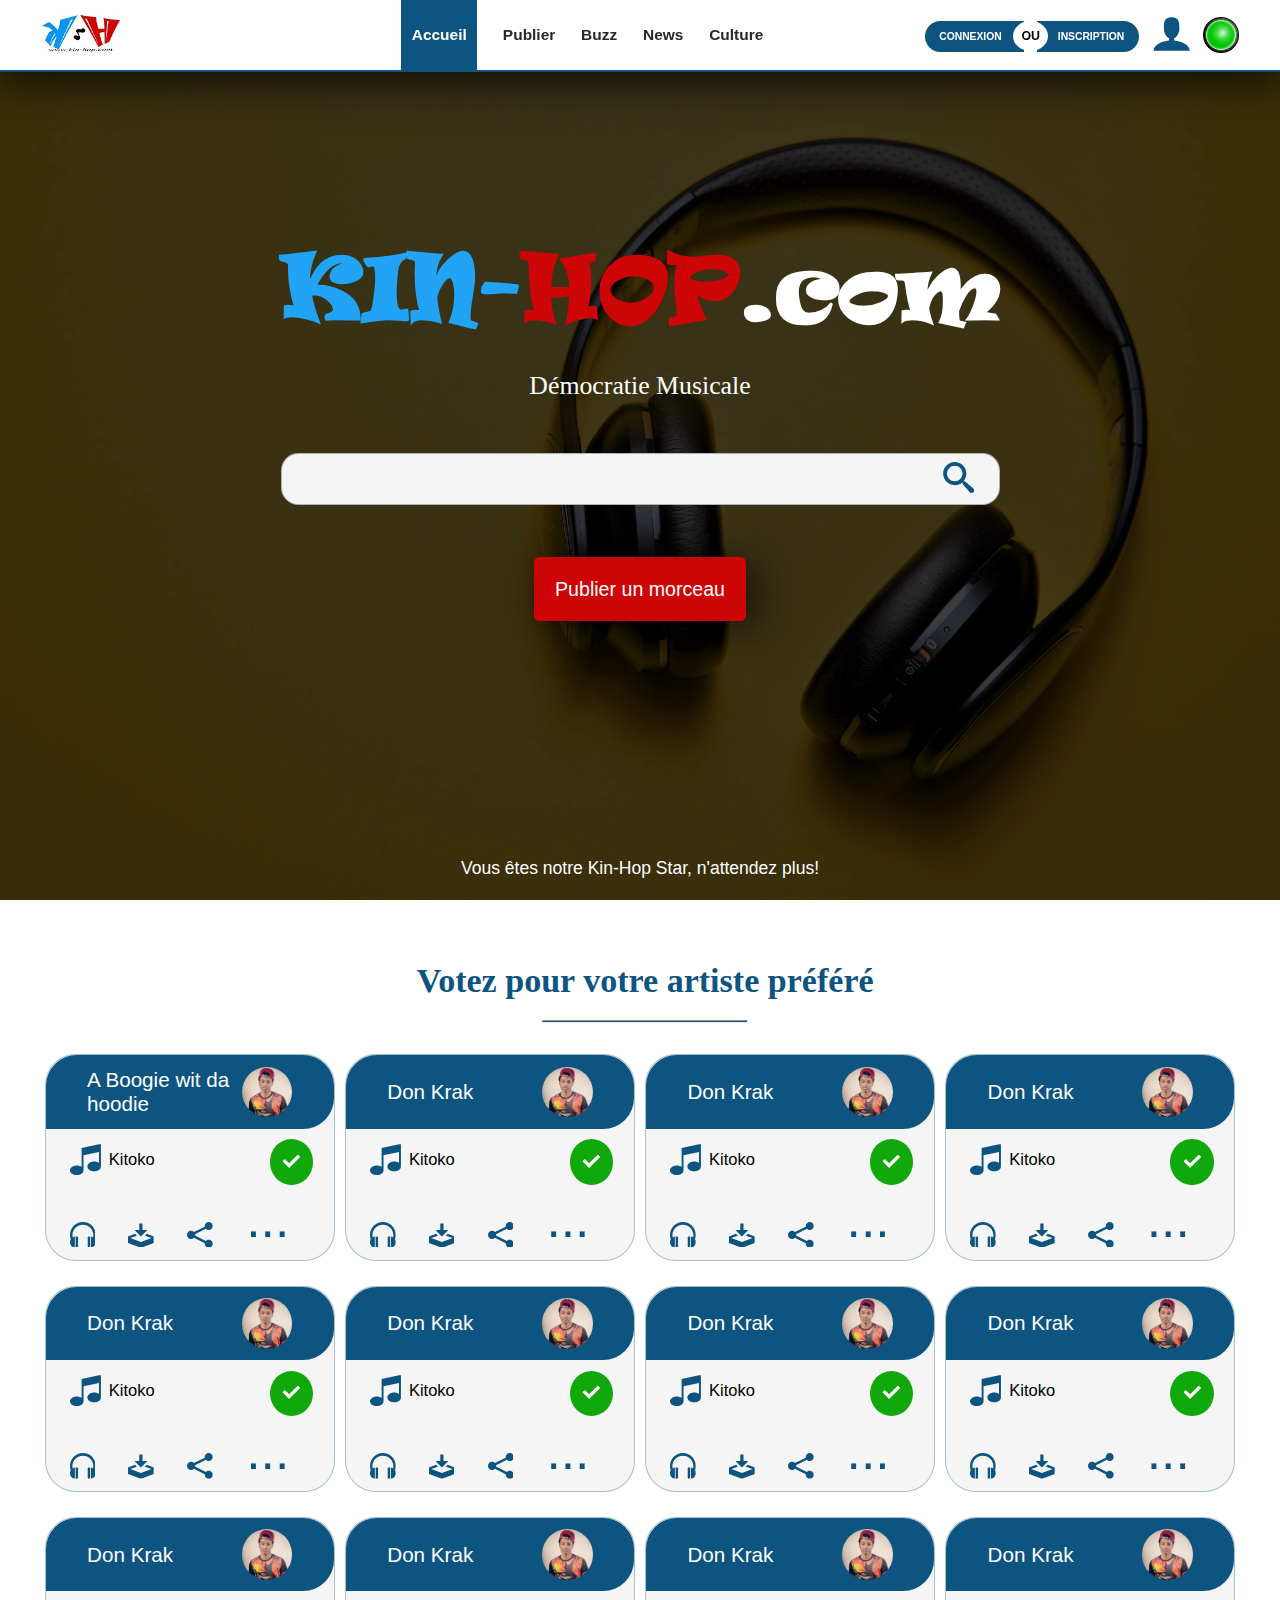
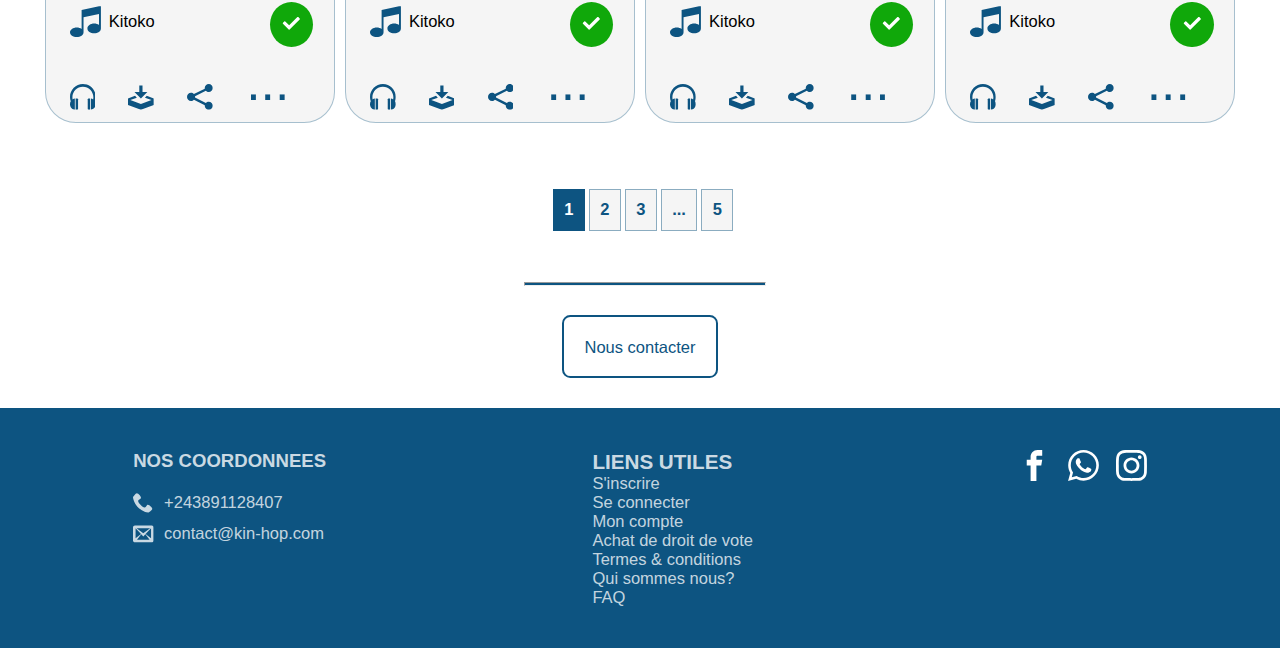
<file: index.html>
<!DOCTYPE html>
<html lang="en">

<head>
    <meta charset="UTF-8">
    <meta name="viewport" content="width=device-width, initial-scale=1.0">
    <title>Kin-Hop | Votez pour votre morceau préféré</title>
    <link rel="stylesheet" href="assets/css/main.css">
</head>

<body>
    <div class="mobile-navbar">
        <h4><span style="color:#0D5481;">Kin-</span><span style="color: red;">Hop</span>.com</h4>
        <button class="close-btn">X</button>
        <ul class="mobile-navbar__links">
            <li class="mobile-navbar__links-item">
                <svg class="">
                    <use href="assets/img/symbol-defs2.svg#icon-home"></use>
                </svg>
                <a href="index.html">Accueil</a>
            </li>
            <li class="mobile-navbar__links-item">
                <svg class="">
                    <use href="assets/img/symbol-defs2.svg#icon-share"></use>
                </svg>
                <a href="assets/pages/publier.html">Publier</a>
            </li>
            <li class="mobile-navbar__links-item">
                <svg class="">
                    <use href="assets/img/symbol-defs2.svg#icon-share"></use>
                </svg>
                <a href="assets/pages/buzz.html">Buzz</a>
            </li>
            <li class="mobile-navbar__links-item">
                <svg class="">
                    <use href="assets/img/symbol-defs.svg#icon-info"></use>
                </svg>
                <a href="assets/pages/news.html">News</a>
            </li>
            <li class="mobile-navbar__links-item">
                <svg class="">
                    <use href="assets/img/symbol-defs.svg#icon-info"></use>
                </svg>
                <a href="assets/pages/news.html">Culture</a>
            </li>
            <li class="mobile-navbar__links-item">
                <svg class="">
                    <use href="assets/img/symbol-defs.svg#icon-user"></use>
                </svg>
                <a href="assets/pages/profil.html">Mon profil</a>
            </li>
            <li class="mobile-navbar__links-item">
                <svg class="">
                    <use href="assets/img/symbol-defs3.svg#icon-enter"></use>
                </svg>
                <a href="assets/pages/login.html">Connexion</a>
            </li>
            <li class="mobile-navbar__links-item">
                <svg class="">
                    <use href="assets/img/symbol-defs3.svg#icon-user-plus"></use>
                </svg>
                <a href="assets/pages/register.html">Inscription</a>
            </li>
            <li class="mobile-navbar__links-item">
                <svg class="">
                    <use href="assets/img/symbol-defs3.svg#icon-exit"></use>
                </svg>
                <a href="assets/pages/register.html">Déconnexion</a>
            </li>
        </ul>
    </div>
    <nav class="navbar">
        <div class="navbar__logo">
            <img src="assets/img/logokh.jpg" alt="">
        </div>
        <ul class="navbar__links">
            <li class="navbar__links-item selected-link">
                <a href="index.html">Accueil</a>
            </li>
            <li class="navbar__links-item">
                <a href="assets/pages/publier.html">Publier</a>
            </li>
            <li class="navbar__links-item">
                <a href="assets/pages/buzz.html">Buzz</a>
            </li>
            <li class="navbar__links-item">
                <a href="assets/pages/news.html">News</a>
            </li>
            <li class="navbar__links-item">
                <a href="assets/pages/culture.html">Culture</a>
            </li>
        </ul>
        <div class="navbar__btn">
            <div>
                <a href="assets/pages/login.html" class="navbar__btn-connexion">Connexion</a>
                <span>OU</span>
                <a href="assets/pages/register.html" class="navbar__btn-subscription">Inscription</a>
            </div>
            <a href="assets/pages/profil.html">
                <svg class="navbar__btn-user-icon">
                    <use href="assets/img/symbol-defs.svg#icon-user"></use>
                </svg>
            </a>
            <img class="green-bubble" src="assets/img/NovotedCopie.jpg" alt="" title="">
            <!-- <svg class="search-form-search-user">
				<use xlink:href="icomoon/symbol-defs.svg#icon-user"></use>
			</svg> -->
            <!-- <img class="navbar__btn-user-icon" src="assets/img/user.svg" alt=""> -->
        </div>
        <button class="navbar__toggle-btn">
            <img id="toggle_btn" src="assets/img/nav_icon.svg" alt="">
        </button>
    </nav>
    <header class="hero" style="background-image: url(assets/img/c-d-x-PDX_a_82obo-unsplashrhh.jpg);">
        <div class="dark-container">
            <!-- <a href="#" class="vote-bubble"><img src="assets/img/NovotedCopie.jpg" alt=""></a> -->
            <div class="container">
                <button type="button" class="green-bubble-mobile-btn tooltip" title="Tooltip on bottom">
                    <img class="green-bubble-mobile-img" src="assets/img/NovotedCopie.jpg" alt="">
                    <span class="tooltiptext">Il vous reste 2 votes</span>
                </button>
                <h1 class="title"><span class="blue-font">KIN-</span><span class="red-font">HOP</span>.com</h1>
                <span class="slogan">Démocratie Musicale</span>
                <form action="" class="search-form">
                    <input type="text" class="search-form-input">
                    <button type="submit">
                        <svg class="navbar__btn-user-icon">
                            <use href="assets/img/symbol-defs.svg#icon-search"></use>
                        </svg>
                    </button>
                </form>
                <a href="assets/pages/publier.html" class="btn btn-red">Publier un morceau</a>
            </div>
            <span class="message">Vous êtes notre Kin-Hop Star, n'attendez plus!</span>
        </div>
    </header>
    <section class="songs-list">
        <div class="subtitle-container">
            <div class="underlined-sub-title">
                <h2 class="sub-title">Votez pour votre artiste préféré</h2>
                <hr>
            </div>
        </div>
        <div class="songs-container">
            <div class="box">
                <div class="box__header">
                    <span class="box__header-name">A Boogie wit da hoodie</span>
                    <img class="box__header-img" src="assets/img/IMG_0975Copie.JPG" alt="profile-image">
                </div>
                <div class="box__body">
                    <div class="box__body-row-1">
                        <div class="song-title-container">
                            <svg class="song-icon">
                                <use href="assets/img/symbol-defs2.svg#icon-music"></use>
                            </svg>
                            <span class="song-title">Kitoko</span>
                        </div>
                        <a href="#" class="vote-btn">
                            <svg class="checkmark-icon">
                                <use href="assets/img/symbol-defs.svg#icon-checkmark"></use>
                            </svg>
                        </a>
                    </div>
                    <div class="box__body-row-2">
                        <a href="assets/music/y2mate.com - Life Story  New Motivational Whatsapp Status .mp3"
                            class="play-btn">
                            <svg class="play-icon">
                                <use href="assets/img/symbol-defs2.svg#icon-headphones"></use>
                            </svg>
                        </a>
                        <a href="assets/music/y2mate.com - Life Story  New Motivational Whatsapp Status .mp3" download
                            class="download-btn">
                            <svg class="download-icon">
                                <use href="assets/img/symbol-defs2.svg#icon-download"></use>
                            </svg>
                        </a>
                        <a href="#" class="share-btn">
                            <svg class="share-icon">
                                <use href="assets/img/symbol-defs2.svg#icon-share2"></use>
                            </svg>
                        </a>
                        <a href="#" class="btn-more">...</a>
                    </div>
                </div>
            </div>
            <div class="box">
                <div class="box__header">
                    <span class="box__header-name">Don Krak</span>
                    <img class="box__header-img" src="assets/img/IMG_0975Copie.JPG" alt="profile-image">
                </div>
                <div class="box__body">
                    <div class="box__body-row-1">
                        <div class="song-title-container">
                            <svg class="song-icon">
                                <use href="assets/img/symbol-defs2.svg#icon-music"></use>
                            </svg>
                            <span class="song-title">Kitoko</span>
                        </div>
                        <a href="#" class="vote-btn">
                            <svg class="checkmark-icon">
                                <use href="assets/img/symbol-defs.svg#icon-checkmark"></use>
                            </svg>
                        </a>
                    </div>
                    <div class="box__body-row-2">
                        <a href="#" class="play-btn">
                            <svg class="play-icon">
                                <use href="assets/img/symbol-defs2.svg#icon-headphones"></use>
                            </svg>
                        </a>
                        <a href="#" class="download-btn">
                            <svg class="download-icon">
                                <use href="assets/img/symbol-defs2.svg#icon-download"></use>
                            </svg>
                        </a>
                        <a href="#" class="share-btn">
                            <svg class="share-icon">
                                <use href="assets/img/symbol-defs2.svg#icon-share2"></use>
                            </svg>
                        </a>
                        <a href="#" class="btn-more">...</a>
                    </div>
                </div>
            </div>
            <div class="box">
                <div class="box__header">
                    <span class="box__header-name">Don Krak</span>
                    <img class="box__header-img" src="assets/img/IMG_0975Copie.JPG" alt="profile-image">
                </div>
                <div class="box__body">
                    <div class="box__body-row-1">
                        <div class="song-title-container">
                            <svg class="song-icon">
                                <use href="assets/img/symbol-defs2.svg#icon-music"></use>
                            </svg>
                            <span class="song-title">Kitoko</span>
                        </div>
                        <a href="#" class="vote-btn">
                            <svg class="checkmark-icon">
                                <use href="assets/img/symbol-defs.svg#icon-checkmark"></use>
                            </svg>
                        </a>
                    </div>
                    <div class="box__body-row-2">
                        <a href="#" class="play-btn">
                            <svg class="play-icon">
                                <use href="assets/img/symbol-defs2.svg#icon-headphones"></use>
                            </svg>
                        </a>
                        <a href="#" class="download-btn">
                            <svg class="download-icon">
                                <use href="assets/img/symbol-defs2.svg#icon-download"></use>
                            </svg>
                        </a>
                        <a href="#" class="share-btn">
                            <svg class="share-icon">
                                <use href="assets/img/symbol-defs2.svg#icon-share2"></use>
                            </svg>
                        </a>
                        <a href="#" class="btn-more">...</a>
                    </div>
                </div>
            </div>
            <div class="box">
                <div class="box__header">
                    <span class="box__header-name">Don Krak</span>
                    <img class="box__header-img" src="assets/img/IMG_0975Copie.JPG" alt="profile-image">
                </div>
                <div class="box__body">
                    <div class="box__body-row-1">
                        <div class="song-title-container">
                            <svg class="song-icon">
                                <use href="assets/img/symbol-defs2.svg#icon-music"></use>
                            </svg>
                            <span class="song-title">Kitoko</span>
                        </div>
                        <a href="#" class="vote-btn">
                            <svg class="checkmark-icon">
                                <use href="assets/img/symbol-defs.svg#icon-checkmark"></use>
                            </svg>
                        </a>
                    </div>
                    <div class="box__body-row-2">
                        <a href="#" class="play-btn">
                            <svg class="play-icon">
                                <use href="assets/img/symbol-defs2.svg#icon-headphones"></use>
                            </svg>
                        </a>
                        <a href="#" class="download-btn">
                            <svg class="download-icon">
                                <use href="assets/img/symbol-defs2.svg#icon-download"></use>
                            </svg>
                        </a>
                        <a href="#" class="share-btn">
                            <svg class="share-icon">
                                <use href="assets/img/symbol-defs2.svg#icon-share2"></use>
                            </svg>
                        </a>
                        <a href="#" class="btn-more">...</a>
                    </div>
                </div>
            </div>
            <div class="box">
                <div class="box__header">
                    <span class="box__header-name">Don Krak</span>
                    <img class="box__header-img" src="assets/img/IMG_0975Copie.JPG" alt="profile-image">
                </div>
                <div class="box__body">
                    <div class="box__body-row-1">
                        <div class="song-title-container">
                            <svg class="song-icon">
                                <use href="assets/img/symbol-defs2.svg#icon-music"></use>
                            </svg>
                            <span class="song-title">Kitoko</span>
                        </div>
                        <a href="#" class="vote-btn">
                            <svg class="checkmark-icon">
                                <use href="assets/img/symbol-defs.svg#icon-checkmark"></use>
                            </svg>
                        </a>
                    </div>
                    <div class="box__body-row-2">
                        <a href="#" class="play-btn">
                            <svg class="play-icon">
                                <use href="assets/img/symbol-defs2.svg#icon-headphones"></use>
                            </svg>
                        </a>
                        <a href="#" class="download-btn">
                            <svg class="download-icon">
                                <use href="assets/img/symbol-defs2.svg#icon-download"></use>
                            </svg>
                        </a>
                        <a href="#" class="share-btn">
                            <svg class="share-icon">
                                <use href="assets/img/symbol-defs2.svg#icon-share2"></use>
                            </svg>
                        </a>
                        <a href="#" class="btn-more">...</a>
                    </div>
                </div>
            </div>
            <div class="box">
                <div class="box__header">
                    <span class="box__header-name">Don Krak</span>
                    <img class="box__header-img" src="assets/img/IMG_0975Copie.JPG" alt="profile-image">
                </div>
                <div class="box__body">
                    <div class="box__body-row-1">
                        <div class="song-title-container">
                            <svg class="song-icon">
                                <use href="assets/img/symbol-defs2.svg#icon-music"></use>
                            </svg>
                            <span class="song-title">Kitoko</span>
                        </div>
                        <a href="#" class="vote-btn">
                            <svg class="checkmark-icon">
                                <use href="assets/img/symbol-defs.svg#icon-checkmark"></use>
                            </svg>
                        </a>
                    </div>
                    <div class="box__body-row-2">
                        <a href="#" class="play-btn">
                            <svg class="play-icon">
                                <use href="assets/img/symbol-defs2.svg#icon-headphones"></use>
                            </svg>
                        </a>
                        <a href="#" class="download-btn">
                            <svg class="download-icon">
                                <use href="assets/img/symbol-defs2.svg#icon-download"></use>
                            </svg>
                        </a>
                        <a href="#" class="share-btn">
                            <svg class="share-icon">
                                <use href="assets/img/symbol-defs2.svg#icon-share2"></use>
                            </svg>
                        </a>
                        <a href="#" class="btn-more">...</a>
                    </div>
                </div>
            </div>
            <div class="box">
                <div class="box__header">
                    <span class="box__header-name">Don Krak</span>
                    <img class="box__header-img" src="assets/img/IMG_0975Copie.JPG" alt="profile-image">
                </div>
                <div class="box__body">
                    <div class="box__body-row-1">
                        <div class="song-title-container">
                            <svg class="song-icon">
                                <use href="assets/img/symbol-defs2.svg#icon-music"></use>
                            </svg>
                            <span class="song-title">Kitoko</span>
                        </div>
                        <a href="#" class="vote-btn">
                            <svg class="checkmark-icon">
                                <use href="assets/img/symbol-defs.svg#icon-checkmark"></use>
                            </svg>
                        </a>
                    </div>
                    <div class="box__body-row-2">
                        <a href="#" class="play-btn">
                            <svg class="play-icon">
                                <use href="assets/img/symbol-defs2.svg#icon-headphones"></use>
                            </svg>
                        </a>
                        <a href="#" class="download-btn">
                            <svg class="download-icon">
                                <use href="assets/img/symbol-defs2.svg#icon-download"></use>
                            </svg>
                        </a>
                        <a href="#" class="share-btn">
                            <svg class="share-icon">
                                <use href="assets/img/symbol-defs2.svg#icon-share2"></use>
                            </svg>
                        </a>
                        <a href="#" class="btn-more">...</a>
                    </div>
                </div>
            </div>
            <div class="box">
                <div class="box__header">
                    <span class="box__header-name">Don Krak</span>
                    <img class="box__header-img" src="assets/img/IMG_0975Copie.JPG" alt="profile-image">
                </div>
                <div class="box__body">
                    <div class="box__body-row-1">
                        <div class="song-title-container">
                            <svg class="song-icon">
                                <use href="assets/img/symbol-defs2.svg#icon-music"></use>
                            </svg>
                            <span class="song-title">Kitoko</span>
                        </div>
                        <a href="#" class="vote-btn">
                            <svg class="checkmark-icon">
                                <use href="assets/img/symbol-defs.svg#icon-checkmark"></use>
                            </svg>
                        </a>
                    </div>
                    <div class="box__body-row-2">
                        <a href="#" class="play-btn">
                            <svg class="play-icon">
                                <use href="assets/img/symbol-defs2.svg#icon-headphones"></use>
                            </svg>
                        </a>
                        <a href="#" class="download-btn">
                            <svg class="download-icon">
                                <use href="assets/img/symbol-defs2.svg#icon-download"></use>
                            </svg>
                        </a>
                        <a href="#" class="share-btn">
                            <svg class="share-icon">
                                <use href="assets/img/symbol-defs2.svg#icon-share2"></use>
                            </svg>
                        </a>
                        <a href="#" class="btn-more">...</a>
                    </div>
                </div>
            </div>
            <div class="box">
                <div class="box__header">
                    <span class="box__header-name">Don Krak</span>
                    <img class="box__header-img" src="assets/img/IMG_0975Copie.JPG" alt="profile-image">
                </div>
                <div class="box__body">
                    <div class="box__body-row-1">
                        <div class="song-title-container">
                            <svg class="song-icon">
                                <use href="assets/img/symbol-defs2.svg#icon-music"></use>
                            </svg>
                            <span class="song-title">Kitoko</span>
                        </div>
                        <a href="#" class="vote-btn">
                            <svg class="checkmark-icon">
                                <use href="assets/img/symbol-defs.svg#icon-checkmark"></use>
                            </svg>
                        </a>
                    </div>
                    <div class="box__body-row-2">
                        <a href="#" class="play-btn">
                            <svg class="play-icon">
                                <use href="assets/img/symbol-defs2.svg#icon-headphones"></use>
                            </svg>
                        </a>
                        <a href="#" class="download-btn">
                            <svg class="download-icon">
                                <use href="assets/img/symbol-defs2.svg#icon-download"></use>
                            </svg>
                        </a>
                        <a href="#" class="share-btn">
                            <svg class="share-icon">
                                <use href="assets/img/symbol-defs2.svg#icon-share2"></use>
                            </svg>
                        </a>
                        <a href="#" class="btn-more">...</a>
                    </div>
                </div>
            </div>
            <div class="box">
                <div class="box__header">
                    <span class="box__header-name">Don Krak</span>
                    <img class="box__header-img" src="assets/img/IMG_0975Copie.JPG" alt="profile-image">
                </div>
                <div class="box__body">
                    <div class="box__body-row-1">
                        <div class="song-title-container">
                            <svg class="song-icon">
                                <use href="assets/img/symbol-defs2.svg#icon-music"></use>
                            </svg>
                            <span class="song-title">Kitoko</span>
                        </div>
                        <a href="#" class="vote-btn">
                            <svg class="checkmark-icon">
                                <use href="assets/img/symbol-defs.svg#icon-checkmark"></use>
                            </svg>
                        </a>
                    </div>
                    <div class="box__body-row-2">
                        <a href="#" class="play-btn">
                            <svg class="play-icon">
                                <use href="assets/img/symbol-defs2.svg#icon-headphones"></use>
                            </svg>
                        </a>
                        <a href="#" class="download-btn">
                            <svg class="download-icon">
                                <use href="assets/img/symbol-defs2.svg#icon-download"></use>
                            </svg>
                        </a>
                        <a href="#" class="share-btn">
                            <svg class="share-icon">
                                <use href="assets/img/symbol-defs2.svg#icon-share2"></use>
                            </svg>
                        </a>
                        <a href="#" class="btn-more">...</a>
                    </div>
                </div>
            </div>
            <div class="box">
                <div class="box__header">
                    <span class="box__header-name">Don Krak</span>
                    <img class="box__header-img" src="assets/img/IMG_0975Copie.JPG" alt="profile-image">
                </div>
                <div class="box__body">
                    <div class="box__body-row-1">
                        <div class="song-title-container">
                            <svg class="song-icon">
                                <use href="assets/img/symbol-defs2.svg#icon-music"></use>
                            </svg>
                            <span class="song-title">Kitoko</span>
                        </div>
                        <a href="#" class="vote-btn">
                            <svg class="checkmark-icon">
                                <use href="assets/img/symbol-defs.svg#icon-checkmark"></use>
                            </svg>
                        </a>
                    </div>
                    <div class="box__body-row-2">
                        <a href="#" class="play-btn">
                            <svg class="play-icon">
                                <use href="assets/img/symbol-defs2.svg#icon-headphones"></use>
                            </svg>
                        </a>
                        <a href="#" class="download-btn">
                            <svg class="download-icon">
                                <use href="assets/img/symbol-defs2.svg#icon-download"></use>
                            </svg>
                        </a>
                        <a href="#" class="share-btn">
                            <svg class="share-icon">
                                <use href="assets/img/symbol-defs2.svg#icon-share2"></use>
                            </svg>
                        </a>
                        <a href="#" class="btn-more">...</a>
                    </div>
                </div>
            </div>
            <div class="box">
                <div class="box__header">
                    <span class="box__header-name">Don Krak</span>
                    <img class="box__header-img" src="assets/img/IMG_0975Copie.JPG" alt="profile-image">
                </div>
                <div class="box__body">
                    <div class="box__body-row-1">
                        <div class="song-title-container">
                            <svg class="song-icon">
                                <use href="assets/img/symbol-defs2.svg#icon-music"></use>
                            </svg>
                            <span class="song-title">Kitoko</span>
                        </div>
                        <a href="#" class="vote-btn">
                            <svg class="checkmark-icon">
                                <use href="assets/img/symbol-defs.svg#icon-checkmark"></use>
                            </svg>
                        </a>
                    </div>
                    <div class="box__body-row-2">
                        <a href="#" class="play-btn">
                            <svg class="play-icon">
                                <use href="assets/img/symbol-defs2.svg#icon-headphones"></use>
                            </svg>
                        </a>
                        <a href="#" class="download-btn">
                            <svg class="download-icon">
                                <use href="assets/img/symbol-defs2.svg#icon-download"></use>
                            </svg>
                        </a>
                        <a href="#" class="share-btn">
                            <svg class="share-icon">
                                <use href="assets/img/symbol-defs2.svg#icon-share2"></use>
                            </svg>
                        </a>
                        <a href="#" class="btn-more">...</a>
                    </div>
                </div>
            </div>
        </div>
        <div class="pagination">
            <span class="selected"><a href="">1</a></span>
            <span><a href="#">2</a></span>
            <span><a href="#">3</a></span>
            <span><a href="#">...</a></span>
            <span><a href="#">5</a></span>

        </div>
        <hr class="bottom-line">
    </section>

    <div class="contact-btn">
        <a href="assets/pages/contact.html">Nous contacter</a>
    </div>
    <footer class="footer">
        <div class="contact">
            <h4>NOS COORDONNEES </h4>
            <div>
                <svg class="share-icon">
                    <use href="assets/img/symbol-defs2.svg#icon-phone"></use>
                </svg>
                <span>+243891128407</span>
                </span>
            </div>
            <div>
                <svg class="share-icon">
                    <use href="assets/img/symbol-defs2.svg#icon-envelop"></use>
                </svg>
                <span>contact@kin-hop.com</span>
                </span>
            </div>
        </div>
        <ul class="links">
            <h4 style="font-size: 2rem; color:rgba(255, 255, 255, 0.808)">LIENS UTILES</h4>
            <li><a href="assets/pages/register.html">S'inscrire</a></li>
            <li><a href="assets/pages/login.html">Se connecter</a> </li>
            <li><a href="assets/pages/profil.html">Mon compte</a> </li>
            <li><a href="assets/pages/payment.html">Achat de droit de vote</a> </li>
            <li><a href="">Termes & conditions</a> </li>
            <li><a href="">Qui sommes nous?</a> </li>
            <li><a href="">FAQ</a> </li>
        </ul>
        <div class="social-media">
            <a href="">
                <span>
                    <svg class="share-icon">
                        <use href="assets/img/symbol-defs3.svg#icon-facebook"></use>
                    </svg>
                </span>
            </a>
            <a href="">
                <span>
                    <svg class="share-icon">
                        <use href="assets/img/symbol-defs3.svg#icon-whatsapp"></use>
                    </svg>
                </span>
            </a>
            <a href="">
                <span>
                    <svg class="share-icon">
                        <use href="assets/img/symbol-defs3.svg#icon-instagram"></use>
                    </svg>
                </span>
            </a>
        </div>
    </footer>
    <script src="assets/js/anime.min.js"></script>
    <script src="assets/js/main.js"></script>

</body>

</html>
</file>
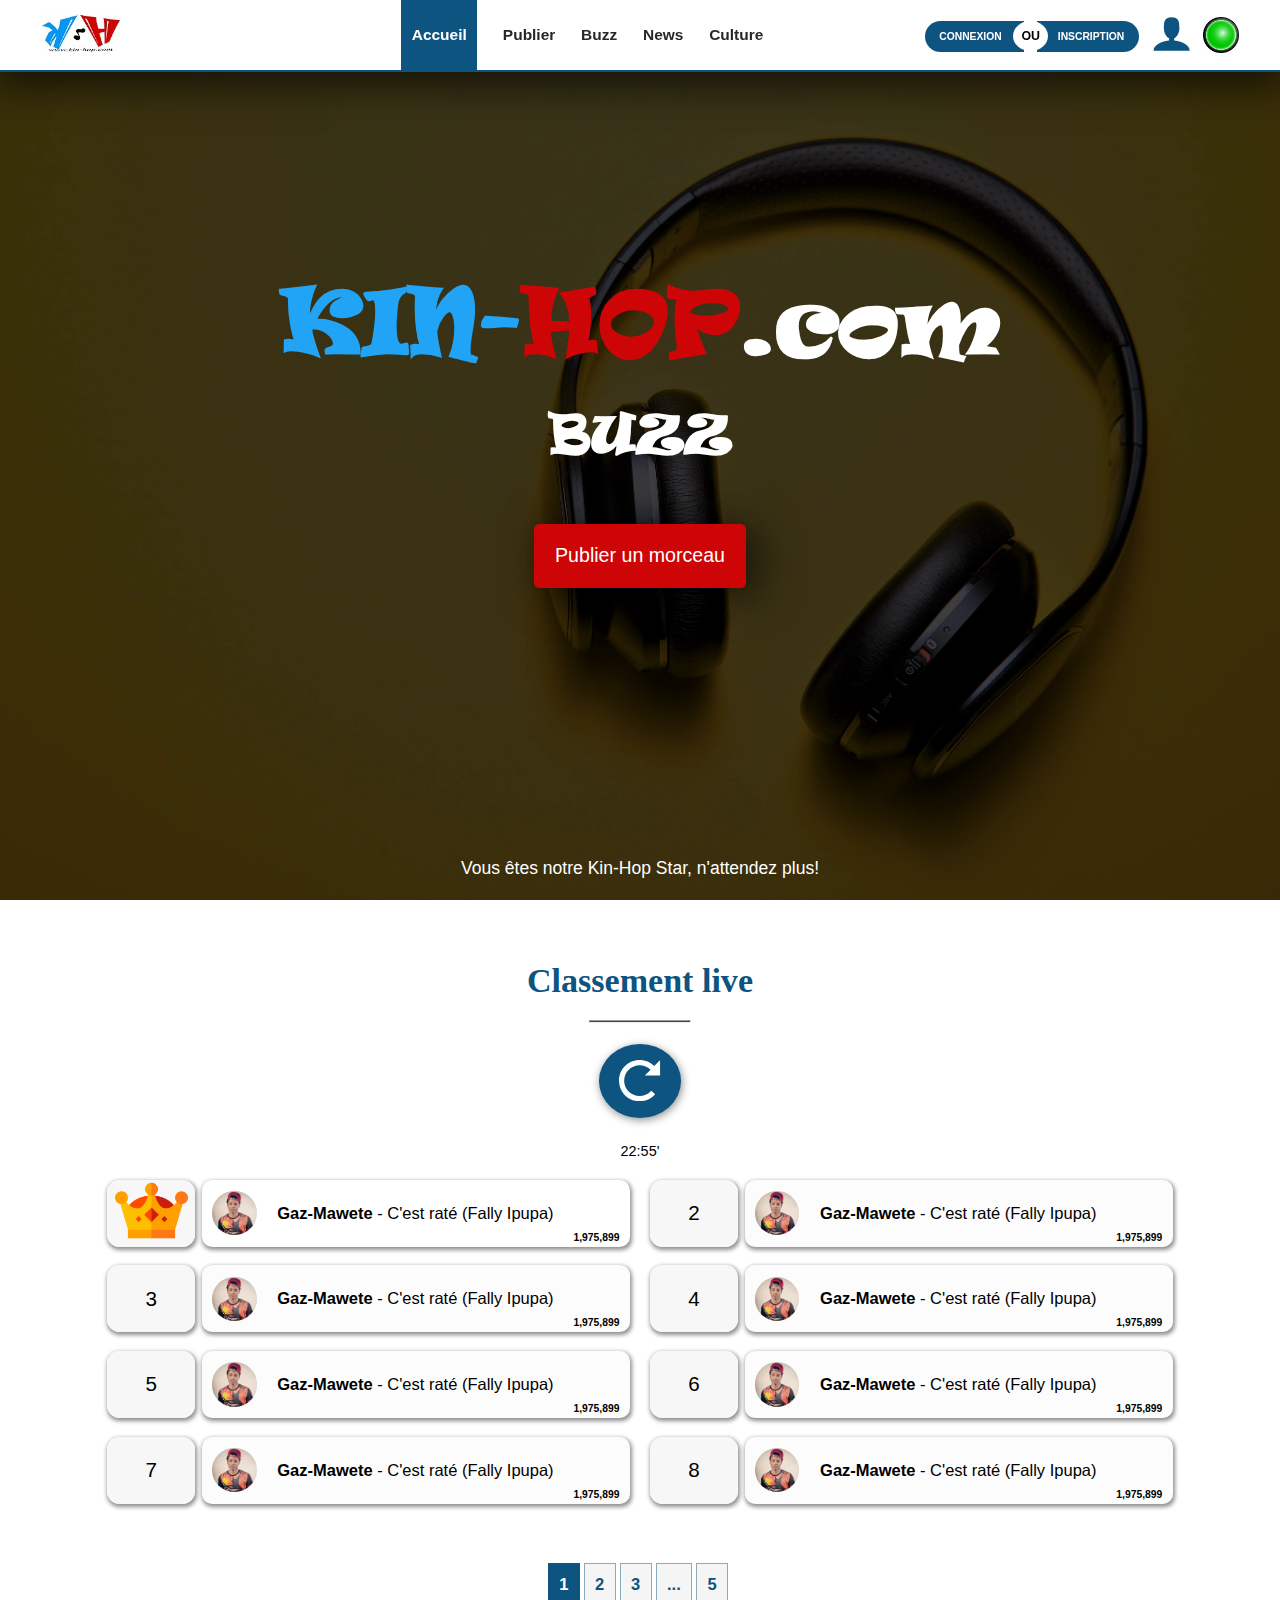
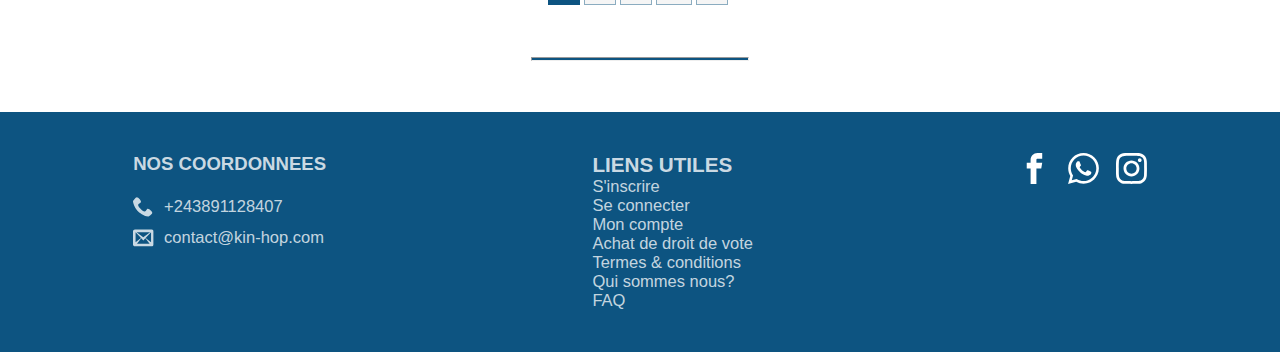
<file: assets/pages/buzz.html>
<!DOCTYPE html>
<html lang="en">

<head>
    <meta charset="UTF-8">
    <meta name="viewport" content="width=device-width, initial-scale=1.0">
    <title>Kin-Hop | Votez pour votre morceau préféré</title>
    <link rel="stylesheet" href="../css/main.css">
    <link rel="stylesheet" href="../css/buzz.css">
</head>

<body>
    <div class="mobile-navbar">
        <h4><span style="color:#0D5481;">Kin-</span><span style="color: red;">Hop</span>.com</h4>
        <button class="close-btn">X</button>
        <ul class="mobile-navbar__links">
            <li class="mobile-navbar__links-item">
                <svg class="">
                    <use href="../img/symbol-defs2.svg#icon-home"></use>
                </svg>
                <a href="../../index.html">Accueil</a>
            </li>
            <li class="mobile-navbar__links-item">
                <svg class="">
                    <use href="../img/symbol-defs2.svg#icon-share"></use>
                </svg>
                <a href="publier.html">Publier</a>
            </li>
            <li class="mobile-navbar__links-item">
                <svg class="">
                    <use href="../img/symbol-defs2.svg#icon-share"></use>
                </svg>
                <a href="news.html">Buzz</a>
            </li>
            <li class="mobile-navbar__links-item">
                <svg class="">
                    <use href="../img/symbol-defs.svg#icon-info"></use>
                </svg>
                <a href="news.html">News</a>
            </li>
            <li class="mobile-navbar__links-item">
                <svg class="">
                    <use href="../img/symbol-defs.svg#icon-info"></use>
                </svg>
                <a href="news.html">Culture</a>
            </li>
            <li class="mobile-navbar__links-item">
                <svg class="">
                    <use href="../img/symbol-defs.svg#icon-user"></use>
                </svg>
                <a href="profil.html">Mon profil</a>
            </li>
            <li class="mobile-navbar__links-item">
                <svg class="">
                    <use href="../img/symbol-defs3.svg#icon-enter"></use>
                </svg>
                <a href="login.html">Connexion</a>
            </li>
            <li class="mobile-navbar__links-item">
                <svg class="">
                    <use href="../img/symbol-defs3.svg#icon-user-plus"></use>
                </svg>
                <a href="register.html">Inscription</a>
            </li>
            <li class="mobile-navbar__links-item">
                <svg class="">
                    <use href="../img/symbol-defs3.svg#icon-exit"></use>
                </svg>
                <a href="register.html">Déconnexion</a>
            </li>

        </ul>
    </div>
    <nav class="navbar">
        <div class="navbar__logo">
            <img src="../img/logokh.jpg" alt="">
        </div>
        <ul class="navbar__links">
            <li class="navbar__links-item selected-link">
                <a href="../../index.html">Accueil</a>
            </li>
            <li class="navbar__links-item">
                <a href="publier.html">Publier</a>
            </li>
            <li class="navbar__links-item">
                <a href="buzz.html">Buzz</a>
            </li>
            <li class="navbar__links-item">
                <a href="news.html">News</a>
            </li>
            <li class="navbar__links-item">
                <a href="culture.html">Culture</a>
            </li>
        </ul>
        <div class="navbar__btn">
            <div>
                <a href="login.html" class="navbar__btn-connexion">Connexion</a>
                <span>OU</span>
                <a href="register.html" class="navbar__btn-subscription">Inscription</a>
            </div>
            <a href="profil.html">
                <svg class="navbar__btn-user-icon">
                    <use href="../img/symbol-defs.svg#icon-user"></use>
                </svg>
            </a>
            <img class="green-bubble" src="../img/NovotedCopie.jpg" alt="">
            <!-- <svg class="search-form-search-user">
				<use xlink:href="icomoon/symbol-defs.svg#icon-user"></use>
			</svg> -->
            <!-- <img class="navbar__btn-user-icon" src="assets/img/user.svg" alt=""> -->
        </div>
        <button class="navbar__toggle-btn">
            <img id="toggle_btn" src="../img/nav_icon.svg" alt="">
        </button>
    </nav>
    <header class="hero" style="background-image: url(../img/c-d-x-PDX_a_82obo-unsplashrhh.jpg);">
        <div class="dark-container">
            <!-- <a href="#" class="vote-bubble"><img src="assets/img/NovotedCopie.jpg" alt=""></a> -->
            <div class="container">
                <button type="button" class="green-bubble-mobile-btn tooltip" title="Tooltip on bottom">
                    <img class="green-bubble-mobile-img" src="../img/NovotedCopie.jpg" alt="">
                    <span class="tooltiptext">Il vous reste 2 votes</span>
                </button>
                <h1 class="title"><span class="blue-font">KIN-</span><span class="red-font">HOP</span>.com</h1>
                <h1 class="title" style="font-size: 5rem; margin-top:2rem;">BUZZ</h1>

                <a href="publier.html" class="btn btn-red">Publier un morceau</a>
            </div>
            <span class="message">Vous êtes notre Kin-Hop Star, n'attendez plus!</span>
        </div>
    </header>
    <div class="subtitle-container">
        <div class="underlined-sub-title">
            <h2 class="sub-title">Classement live</h2>
            <hr>
        </div>
    </div>
    <section class="artist-ranking">
        <div class="refresh-btn">
            <svg class="btn-refresh-icon">
                <use href="../img/symbol-defs.svg#icon-spinner"></use>
            </svg>
        </div>
        <div style="text-align: center; font-size:1.4rem;">22:55'</div>
        <div class="top-artists">
            <div class="top-artists-item">
                <div class="ranking">
                    <span class="ranking-number" style="padding:.7rem; ">
                        <img src="../crowns.png" alt="" width="100%" height="100%">
                    </span>
                </div>
                <div class="artist-info" style="background-color:rgba(238, 185, 13, 0);">
                    <img src="../img/IMG_0975Copie.JPG" alt="">
                    <span class="title"><b class="artist-name">Gaz-Mawete</b> - C'est raté (Fally Ipupa)</span>
                    <span class="vote">1,975,899</span>
                </div>
            </div>
            <div class="top-artists-item">
                <div class="ranking">
                    <span class="ranking-number">2</span>
                </div>
                <div class="artist-info">
                    <img src="../img/IMG_0975Copie.JPG" alt="">
                    <span class="title"><b class="artist-name">Gaz-Mawete</b> - C'est raté (Fally Ipupa)</span>
                    <span class="vote">1,975,899</span>
                </div>
            </div>
            <div class="top-artists-item">
                <div class="ranking">
                    <span class="ranking-number">3</span>
                </div>
                <div class="artist-info">
                    <img src="../img/IMG_0975Copie.JPG" alt="">
                    <span class="title"><b class="artist-name">Gaz-Mawete</b> - C'est raté (Fally Ipupa)</span>
                    <span class="vote">1,975,899</span>
                </div>
            </div>
            <div class="top-artists-item">
                <div class="ranking">
                    <span class="ranking-number">4</span>
                </div>
                <div class="artist-info">
                    <img src="../img/IMG_0975Copie.JPG" alt="">
                    <span class="title"><b class="artist-name">Gaz-Mawete</b> - C'est raté (Fally Ipupa)</span>
                    <span class="vote">1,975,899</span>
                </div>
            </div>
            <div class="top-artists-item">
                <div class="ranking">
                    <span class="ranking-number">5</span>
                </div>
                <div class="artist-info">
                    <img src="../img/IMG_0975Copie.JPG" alt="">
                    <span class="title"><b class="artist-name">Gaz-Mawete</b> - C'est raté (Fally Ipupa)</span>
                    <span class="vote">1,975,899</span>
                </div>
            </div>
            <div class="top-artists-item">
                <div class="ranking">
                    <span class="ranking-number">6</span>
                </div>
                <div class="artist-info">
                    <img src="../img/IMG_0975Copie.JPG" alt="">
                    <span class="title"><b class="artist-name">Gaz-Mawete</b> - C'est raté (Fally Ipupa)</span>
                    <span class="vote">1,975,899</span>
                </div>
            </div>
            <div class="top-artists-item">
                <div class="ranking">
                    <span class="ranking-number">7</span>
                </div>
                <div class="artist-info">
                    <img src="../img/IMG_0975Copie.JPG" alt="">
                    <span class="title"><b class="artist-name">Gaz-Mawete</b> - C'est raté (Fally Ipupa)</span>
                    <span class="vote">1,975,899</span>
                </div>
            </div>
            <div class="top-artists-item">
                <div class="ranking">
                    <span class="ranking-number">8</span>
                </div>
                <div class="artist-info">
                    <img src="../img/IMG_0975Copie.JPG" alt="">
                    <span class="title"><b class="artist-name">Gaz-Mawete</b> - C'est raté (Fally Ipupa)</span>
                    <span class="vote">1,975,899</span>
                </div>
            </div>

        </div>
        <div class="pagination">
            <span class="selected"><a href="">1</a></span>
            <span><a href="#">2</a></span>
            <span><a href="#">3</a></span>
            <span><a href="#">...</a></span>
            <span><a href="#">5</a></span>

        </div>
        <hr class="bottom-line">
    </section>
    <footer class="footer">
        <div class="contact">
            <h4>NOS COORDONNEES </h4>
            <div>
                <svg class="share-icon">
                    <use href="../img/symbol-defs2.svg#icon-phone"></use>
                </svg>
                <span>+243891128407</span>
                </span>
            </div>
            <div>
                <svg class="share-icon">
                    <use href="../img/symbol-defs2.svg#icon-envelop"></use>
                </svg>
                <span>contact@kin-hop.com</span>
                </span>
            </div>
        </div>
        <ul class="links">
            <h4 style="font-size: 2rem; color:rgba(255, 255, 255, 0.808)">LIENS UTILES</h4>
            <li><a href="../pages/register.html">S'inscrire</a></li>
            <li><a href="../pages/login.html">Se connecter</a> </li>
            <li><a href="../pages/profil.html">Mon compte</a> </li>
            <li><a href="../pages/payment.html">Achat de droit de vote</a> </li>
            <li><a href="">Termes & conditions</a> </li>
            <li><a href="">Qui sommes nous?</a> </li>
            <li><a href="">FAQ</a> </li>
        </ul>
        <div class="social-media">
            <a href="">
                <span>
                    <svg class="share-icon">
                        <use href="../img/symbol-defs3.svg#icon-facebook"></use>
                    </svg>
                </span>
            </a>
            <a href="">
                <span>
                    <svg class="share-icon">
                        <use href="../img/symbol-defs3.svg#icon-whatsapp"></use>
                    </svg>
                </span>
            </a>
            <a href="">
                <span>
                    <svg class="share-icon">
                        <use href="../img/symbol-defs3.svg#icon-instagram"></use>
                    </svg>
                </span>
            </a>
        </div>
    </footer>
    <script src="../js/anime.min.js"></script>
    <script src="../js/main.js"></script>
</body>

</html>
</file>
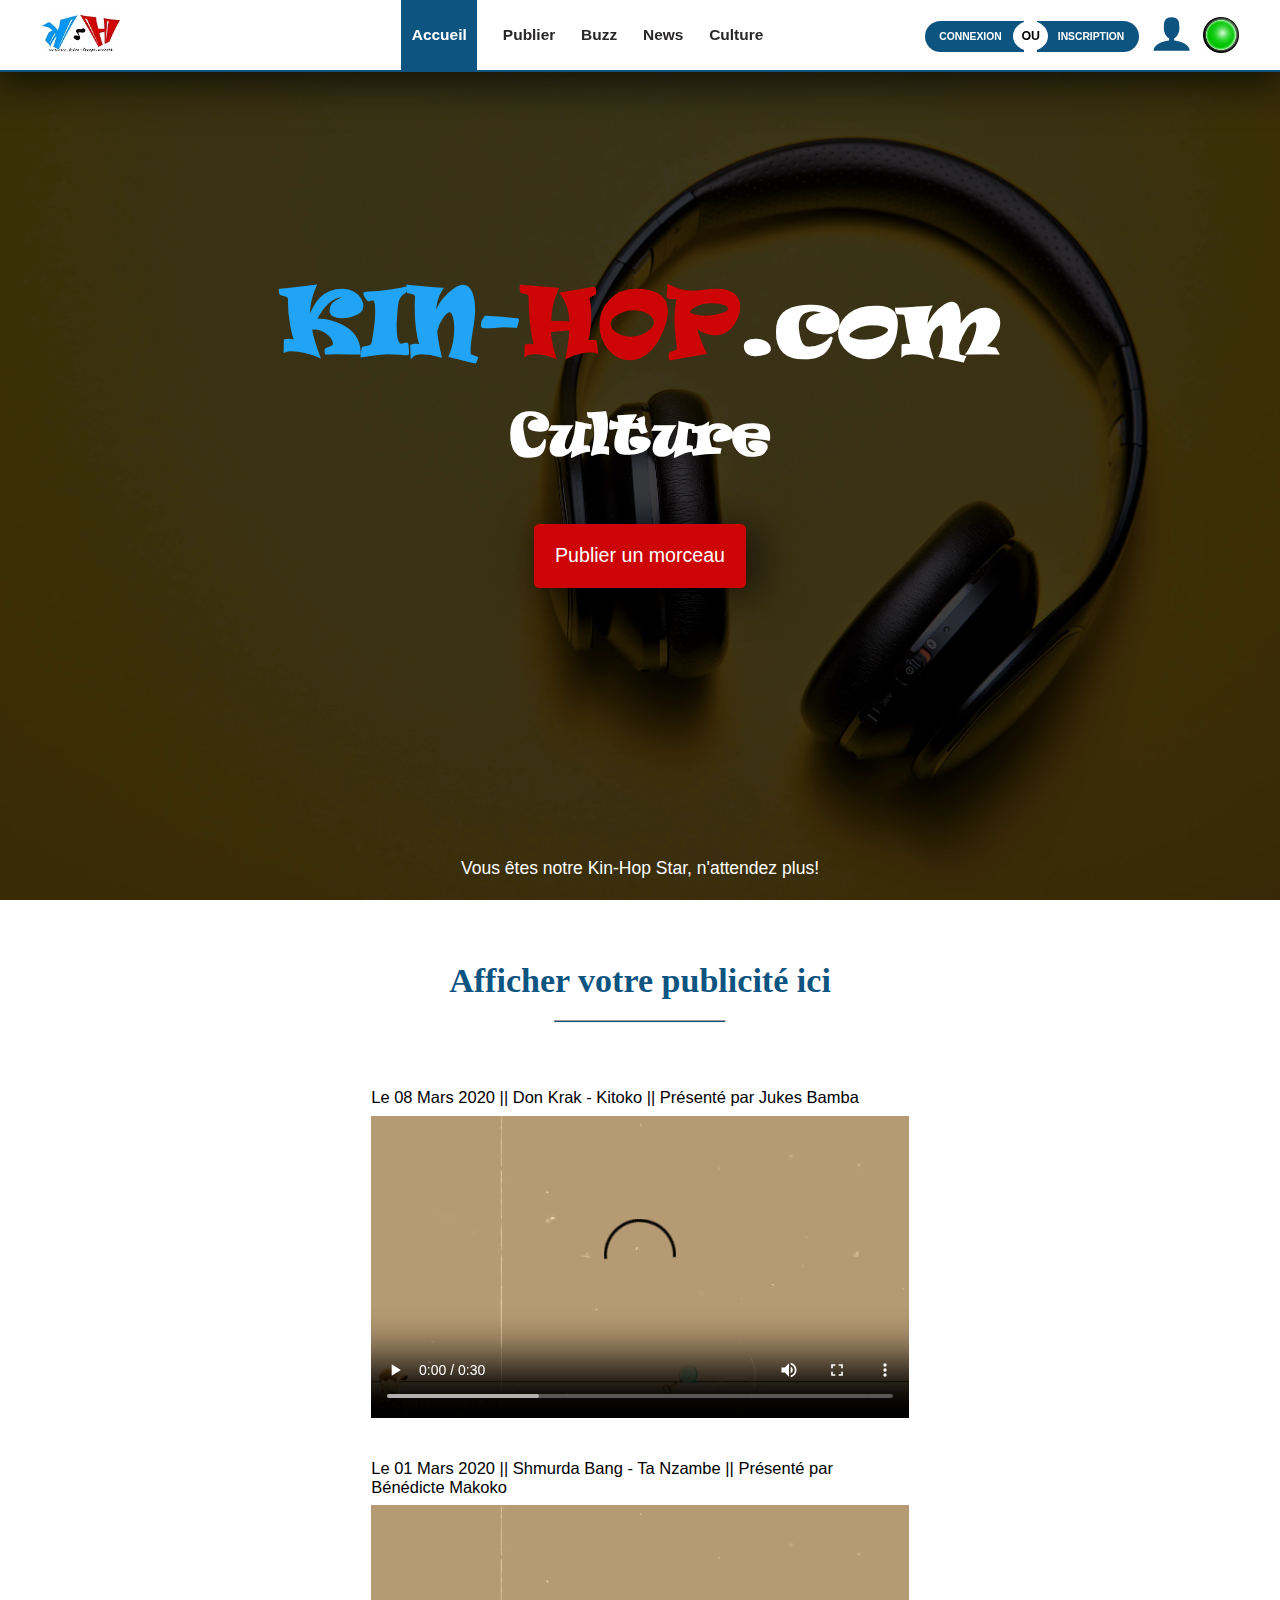
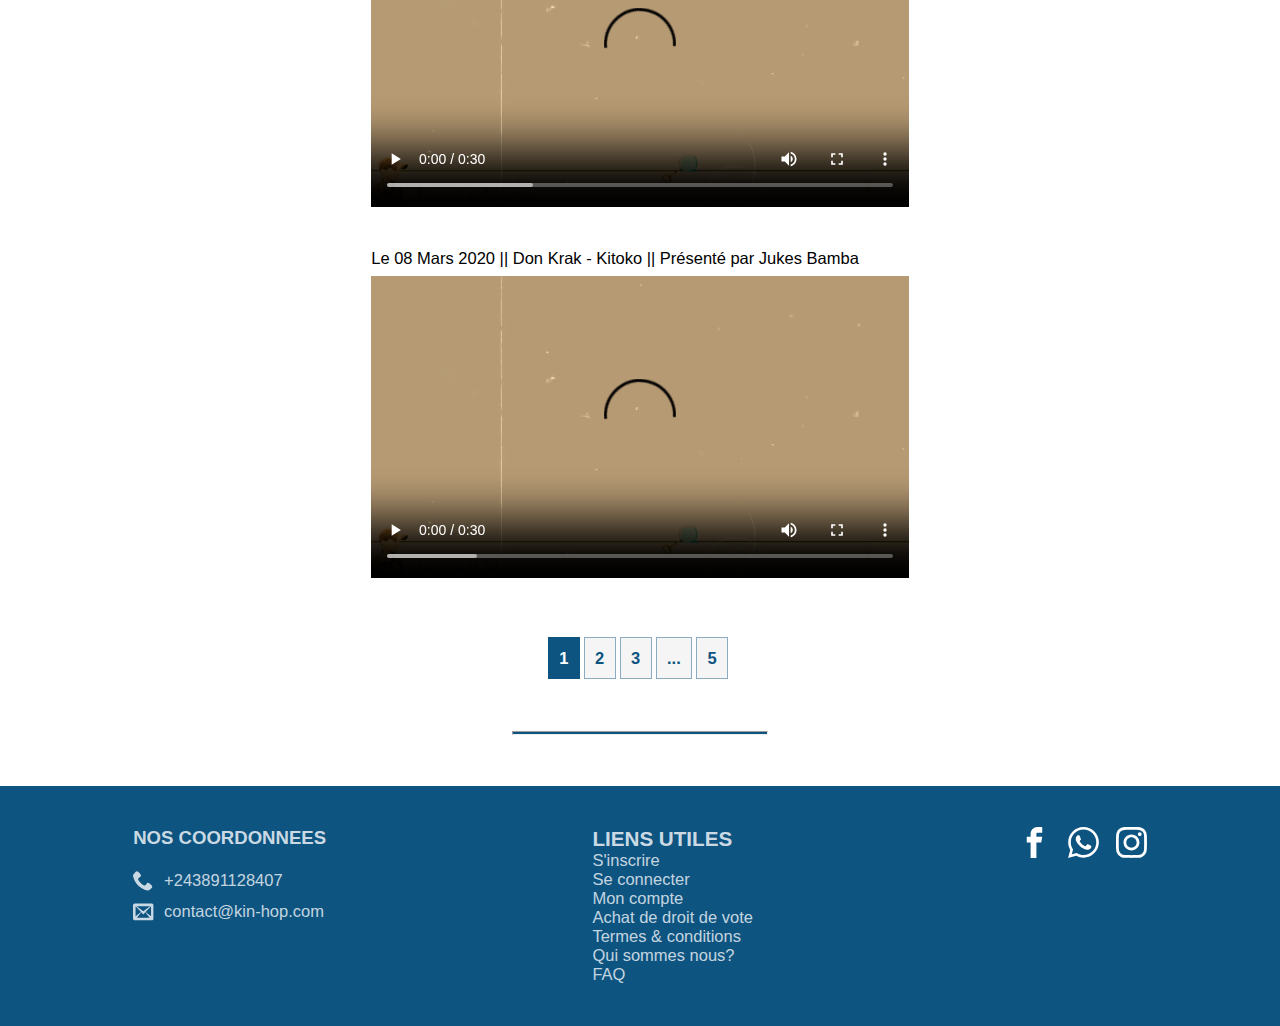
<file: assets/pages/culture.html>
<!DOCTYPE html>
<html lang="en">

<head>
    <meta charset="UTF-8">
    <meta name="viewport" content="width=device-width, initial-scale=1.0">
    <title>Kin-Hop | Votez pour votre morceau préféré</title>
    <link rel="stylesheet" href="../css/main.css">
    <link rel="stylesheet" href="../css/culture.css">
</head>

<body>
    <div class="mobile-navbar">
        <h4><span style="color:#0D5481;">Kin-</span><span style="color: red;">Hop</span>.com</h4>
        <button class="close-btn">X</button>
        <ul class="mobile-navbar__links">
            <li class="mobile-navbar__links-item">
                <svg class="">
                    <use href="../img/symbol-defs2.svg#icon-home"></use>
                </svg>
                <a href="../../index.html">Accueil</a>
            </li>
            <li class="mobile-navbar__links-item">
                <svg class="">
                    <use href="../img/symbol-defs2.svg#icon-share"></use>
                </svg>
                <a href="publier.html">Publier</a>
            </li>
            <li class="mobile-navbar__links-item">
                <svg class="">
                    <use href="../img/symbol-defs2.svg#icon-share"></use>
                </svg>
                <a href="buzz.html">Buzz</a>
            </li>
            <li class="mobile-navbar__links-item">
                <svg class="">
                    <use href="../img/symbol-defs.svg#icon-info"></use>
                </svg>
                <a href="news.html">News</a>
            </li>
            <li class="mobile-navbar__links-item">
                <svg class="">
                    <use href="../img/symbol-defs.svg#icon-info"></use>
                </svg>
                <a href="news.html">Culture</a>
            </li>
            <li class="mobile-navbar__links-item">
                <svg class="">
                    <use href="../img/symbol-defs.svg#icon-user"></use>
                </svg>
                <a href="profil.html">Mon profil</a>
            </li>
            <li class="mobile-navbar__links-item">
                <svg class="">
                    <use href="../img/symbol-defs3.svg#icon-enter"></use>
                </svg>
                <a href="login.html">Connexion</a>
            </li>
            <li class="mobile-navbar__links-item">
                <svg class="">
                    <use href="../img/symbol-defs3.svg#icon-user-plus"></use>
                </svg>
                <a href="register.html">Inscription</a>
            </li>
            <li class="mobile-navbar__links-item">
                <svg class="">
                    <use href="../img/symbol-defs3.svg#icon-exit"></use>
                </svg>
                <a href="register.html">Déconnexion</a>
            </li>

        </ul>
    </div>
    <nav class="navbar">
        <div class="navbar__logo">
            <img src="../img/logokh.jpg" alt="">
        </div>
        <ul class="navbar__links">
            <li class="navbar__links-item selected-link">
                <a href="../../index.html">Accueil</a>
            </li>
            <li class="navbar__links-item">
                <a href="publier.html">Publier</a>
            </li>
            <li class="navbar__links-item">
                <a href="buzz.html">Buzz</a>
            </li>
            <li class="navbar__links-item">
                <a href="news.html">News</a>
            </li>
            <li class="navbar__links-item">
                <a href="culture.html">Culture</a>
            </li>
        </ul>
        <div class="navbar__btn">
            <div>
                <a href="login.html" class="navbar__btn-connexion">Connexion</a>
                <span>OU</span>
                <a href="register.html" class="navbar__btn-subscription">Inscription</a>
            </div>
            <a href="profil.html">
                <svg class="navbar__btn-user-icon">
                    <use href="../img/symbol-defs.svg#icon-user"></use>
                </svg>
            </a>
            <img class="green-bubble" src="../img/NovotedCopie.jpg" alt="">
            <!-- <svg class="search-form-search-user">
				<use xlink:href="icomoon/symbol-defs.svg#icon-user"></use>
			</svg> -->
            <!-- <img class="navbar__btn-user-icon" src="assets/img/user.svg" alt=""> -->
        </div>
        <button class="navbar__toggle-btn">
            <img id="toggle_btn" src="../img/nav_icon.svg" alt="">
        </button>
    </nav>
    <header class="hero" style="background-image: url(../img/c-d-x-PDX_a_82obo-unsplashrhh.jpg);">
        <div class="dark-container">
            <!-- <a href="#" class="vote-bubble"><img src="assets/img/NovotedCopie.jpg" alt=""></a> -->
            <div class="container">
                <button type="button" class="green-bubble-mobile-btn tooltip" title="Tooltip on bottom">
                    <img class="green-bubble-mobile-img" src="../img/NovotedCopie.jpg" alt="">
                    <span class="tooltiptext">Il vous reste 2 votes</span>
                </button>
                <h1 class="title"><span class="blue-font">KIN-</span><span class="red-font">HOP</span>.com</h1>
                <h1 class="title" style="font-size: 5rem; margin-top:2rem;">Culture</h1>

                <a href="publier.html" class="btn btn-red">Publier un morceau</a>
            </div>
            <span class="message">Vous êtes notre Kin-Hop Star, n'attendez plus!</span>
        </div>
    </header>
    <div class="subtitle-container">
        <div class="underlined-sub-title">
            <h2 class="sub-title">Afficher votre publicité ici</h2>
            <hr>
        </div>
    </div>
    <section class="video-container">
        <div class="video-container-item">
            <div class="video-title">
                Le 08 Mars 2020 || Don Krak - Kitoko || Présenté par Jukes Bamba
            </div>
            <div class="video">
                <video src="../video/Life Story -- New Motivational Whatsapp Status --.mp4" controls></video>
            </div>
        </div>
        <div class="video-container-item">
            <div class="video-title">
                Le 01 Mars 2020 || Shmurda Bang - Ta Nzambe || Présenté par Bénédicte Makoko
            </div>
            <div class="video">
                <video src="../video/Life Story -- New Motivational Whatsapp Status --.mp4" controls></video>
            </div>
        </div>
        <div class="video-container-item">
            <div class="video-title">
                Le 08 Mars 2020 || Don Krak - Kitoko || Présenté par Jukes Bamba
            </div>
            <div class="video">
                <video src="../video/Life Story -- New Motivational Whatsapp Status --.mp4" controls></video>
            </div>
        </div>

    </section>
    <div class="pagination">
        <span class="selected"><a href="">1</a></span>
        <span><a href="#">2</a></span>
        <span><a href="#">3</a></span>
        <span><a href="#">...</a></span>
        <span><a href="#">5</a></span>

    </div>
    <hr class="bottom-line">
    <footer class="footer">
        <div class="contact">
            <h4>NOS COORDONNEES </h4>
            <div>
                <svg class="share-icon">
                    <use href="../img/symbol-defs2.svg#icon-phone"></use>
                </svg>
                <span>+243891128407</span>
                </span>
            </div>
            <div>
                <svg class="share-icon">
                    <use href="../img/symbol-defs2.svg#icon-envelop"></use>
                </svg>
                <span>contact@kin-hop.com</span>
                </span>
            </div>
        </div>
        <ul class="links">
            <h4 style="font-size: 2rem; color:rgba(255, 255, 255, 0.808)">LIENS UTILES</h4>
            <li><a href="../pages/register.html">S'inscrire</a></li>
            <li><a href="../pages/login.html">Se connecter</a> </li>
            <li><a href="../pages/profil.html">Mon compte</a> </li>
            <li><a href="../pages/payment.html">Achat de droit de vote</a> </li>
            <li><a href="">Termes & conditions</a> </li>
            <li><a href="">Qui sommes nous?</a> </li>
            <li><a href="">FAQ</a> </li>
        </ul>
        <div class="social-media">
            <a href="">
                <span>
                    <svg class="share-icon">
                        <use href="../img/symbol-defs3.svg#icon-facebook"></use>
                    </svg>
                </span>
            </a>
            <a href="">
                <span>
                    <svg class="share-icon">
                        <use href="../img/symbol-defs3.svg#icon-whatsapp"></use>
                    </svg>
                </span>
            </a>
            <a href="">
                <span>
                    <svg class="share-icon">
                        <use href="../img/symbol-defs3.svg#icon-instagram"></use>
                    </svg>
                </span>
            </a>
        </div>
    </footer>
    <script src="../js/anime.min.js"></script>
    <script src="../js/main.js"></script>
</body>

</html>
</file>
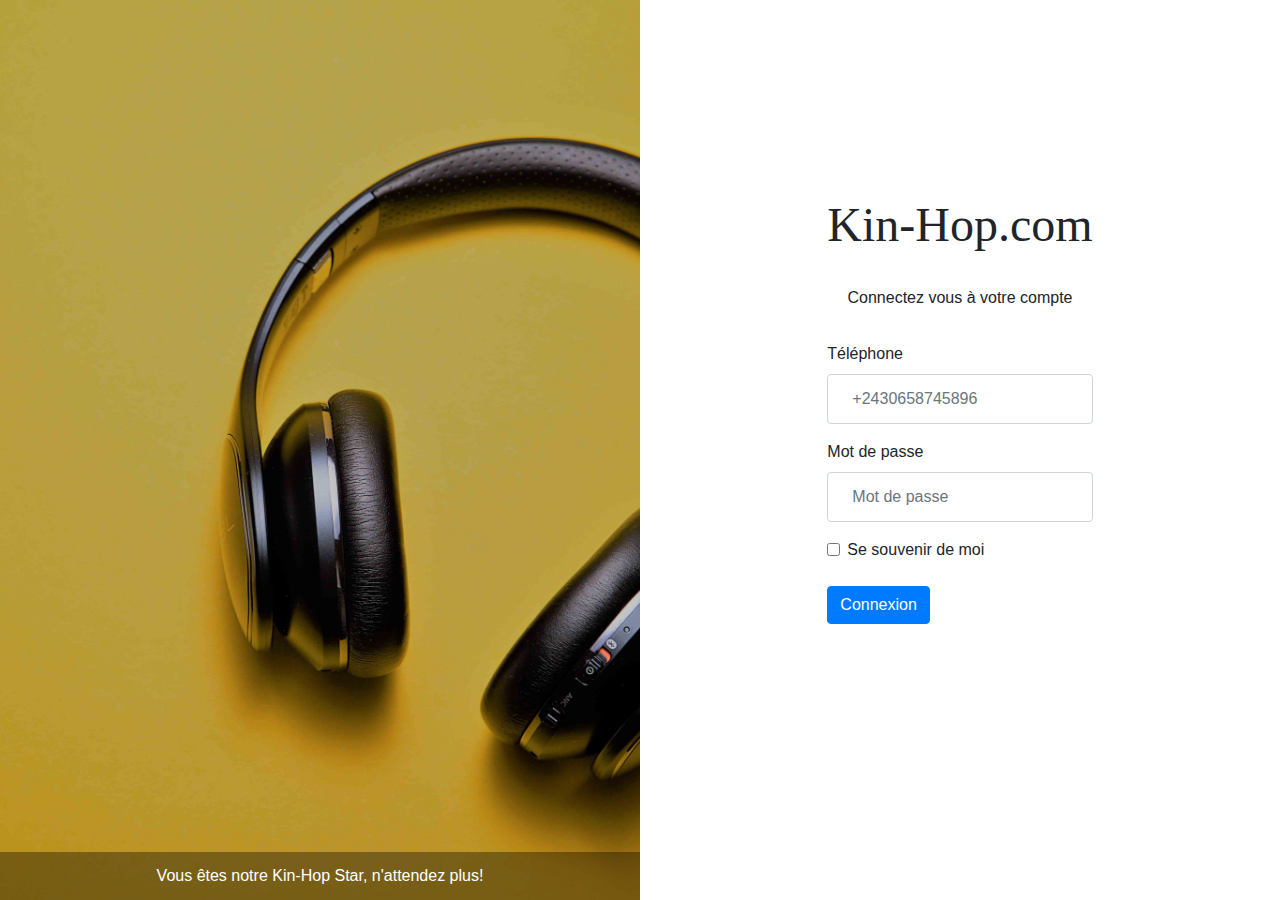
<file: assets/pages/login.html>
<!DOCTYPE html>
<html lang="en">

<head>
    <meta charset="UTF-8">
    <meta name="viewport" content="width=device-width, initial-scale=1.0">
    <title>Kin-Hop | Login</title>
    <link rel="stylesheet" href="../css/bootstrap.min.css">
    <!-- <link rel="stylesheet" href="../css/main.css"> -->
    <link rel="stylesheet" href="../css/login.css">
</head>

<body>
    <!-- <div class="mobile-navbar">
        <h4><span style="color:#0D5481;">Kin-</span><span style="color: red;">Hop</span>.com</h4>
        <button class="close-btn">X</button>
        <ul class="mobile-navbar__links">
            <li class="mobile-navbar__links-item">
                <svg class="">
                    <use href="../img/symbol-defs2.svg#icon-home"></use>
                </svg>
                <a href="../../index.html">Accueil</a>
            </li>
            <li class="mobile-navbar__links-item">
                <svg class="">
                    <use href="../img/symbol-defs2.svg#icon-share"></use>
                </svg>
                <a href="news.html">Publier</a>
            </li>
            <li class="mobile-navbar__links-item">
                <svg class="">
                    <use href="../img/symbol-defs2.svg#icon-share"></use>
                </svg>
                <a href="news.html">Buzz</a>
            </li>
            <li class="mobile-navbar__links-item">
                <svg class="">
                    <use href="../img/symbol-defs.svg#icon-info"></use>
                </svg>
                <a href="news.html">News</a>
            </li>
            <li class="mobile-navbar__links-item">
                <svg class="">
                    <use href="../img/symbol-defs.svg#icon-info"></use>
                </svg>
                <a href="news.html">Culture</a>
            </li>
            <li class="mobile-navbar__links-item">
                <svg class="">
                    <use href="../img/symbol-defs3.svg#icon-enter"></use>
                </svg>
                <a href="login.html">Connexion</a>
            </li>
            <li class="mobile-navbar__links-item">
                <svg class="">
                    <use href="../img/symbol-defs3.svg#icon-user-plus"></use>
                </svg>
                <a href="register.html">Inscription</a>
            </li>
            <li class="mobile-navbar__links-item">
                <svg class="">
                    <use href="../img/symbol-defs3.svg#icon-exit"></use>
                </svg>
                <a href="register.html">Déconnexion</a>
            </li>
            
        </ul>
    </div>
    <nav class="navbar">
        <div class="navbar__logo">
            <img src="../img/logokh.jpg" alt="">
        </div>
        <ul class="navbar__links">
            <li class="navbar__links-item selected-link">
                <a href="../../index.html">Accueil</a>
            </li>
            <li class="navbar__links-item">
                <a href="publier.html">Publier</a>
            </li>
            <li class="navbar__links-item">
                <a href="buzz.html">Buzz</a>
            </li>
            <li class="navbar__links-item">
                <a href="news.html">News</a>
            </li>
            <li class="navbar__links-item">
                <a href="culture.html">Culture</a>
            </li>
        </ul>
        <div class="navbar__btn">
            <div>
                <a href="login.html" class="navbar__btn-connexion">Connexion</a>
                <span>OU</span>
                <a href="register.html" class="navbar__btn-subscription">Inscription</a>
            </div>
            <svg class="navbar__btn-user-icon">
                <use href="../img/symbol-defs.svg#icon-user"></use>
            </svg>
            <img class="green-bubble" src="../img/NovotedCopie.jpg" alt="">
            <svg class="search-form-search-user">
				<use xlink:href="icomoon/symbol-defs.svg#icon-user"></use>
			</svg> -->
            <!-- <img class="navbar__btn-user-icon" src="assets/img/user.svg" alt="">
        </div>
        <button class="navbar__toggle-btn">
            <img id="toggle_btn" src="../img/nav_icon.svg" alt="" >
        </button>
    </nav> -->
    <div class="page-container">
        <div class="left-part">
            <span>Vous êtes notre Kin-Hop Star, n'attendez plus!</span>
        </div>
        <div class="right-part">
            <div class="dark-container">
                <div>
                    <h1 class="title"><span>Kin-</span><span>Hop</span>.com</h1>
                    <span class="message">Connectez vous à votre compte</span>
                    <form>
                        <div class="form-group">
                            <label for="tel">Téléphone</label>
                            <input type="email" class="form-control" id="tel" placeholder="+2430658745896">
                        </div>
                        <div class="form-group">
                            <label for="exampleInputPassword1">Mot de passe</label>
                            <input type="password" class="form-control" id="exampleInputPassword1"
                                placeholder="Mot de passe">
                        </div>
                        <div class="form-check">
                            <input type="checkbox" class="form-check-input" id="exampleCheck1">
                            <span class="form-check-label" for="exampleCheck1">Se souvenir de moi</span>
                        </div>
                        <button type="submit" class="btn btn-primary mt-4">Connexion</button>
                    </form>
                    <div class="mt-3"><a href="./reset_password.html">Mot de passe oublié</a></div>
                    <div class="mt-3"><a href="./register.html">Créer un compte</a></div>
                </div>
            </div>
        </div>
    </div>
    <script src="../js/anime.min.js"></script>
    <script src="../js/bootstrap.min.js"></script>
</body>

</html>
</file>
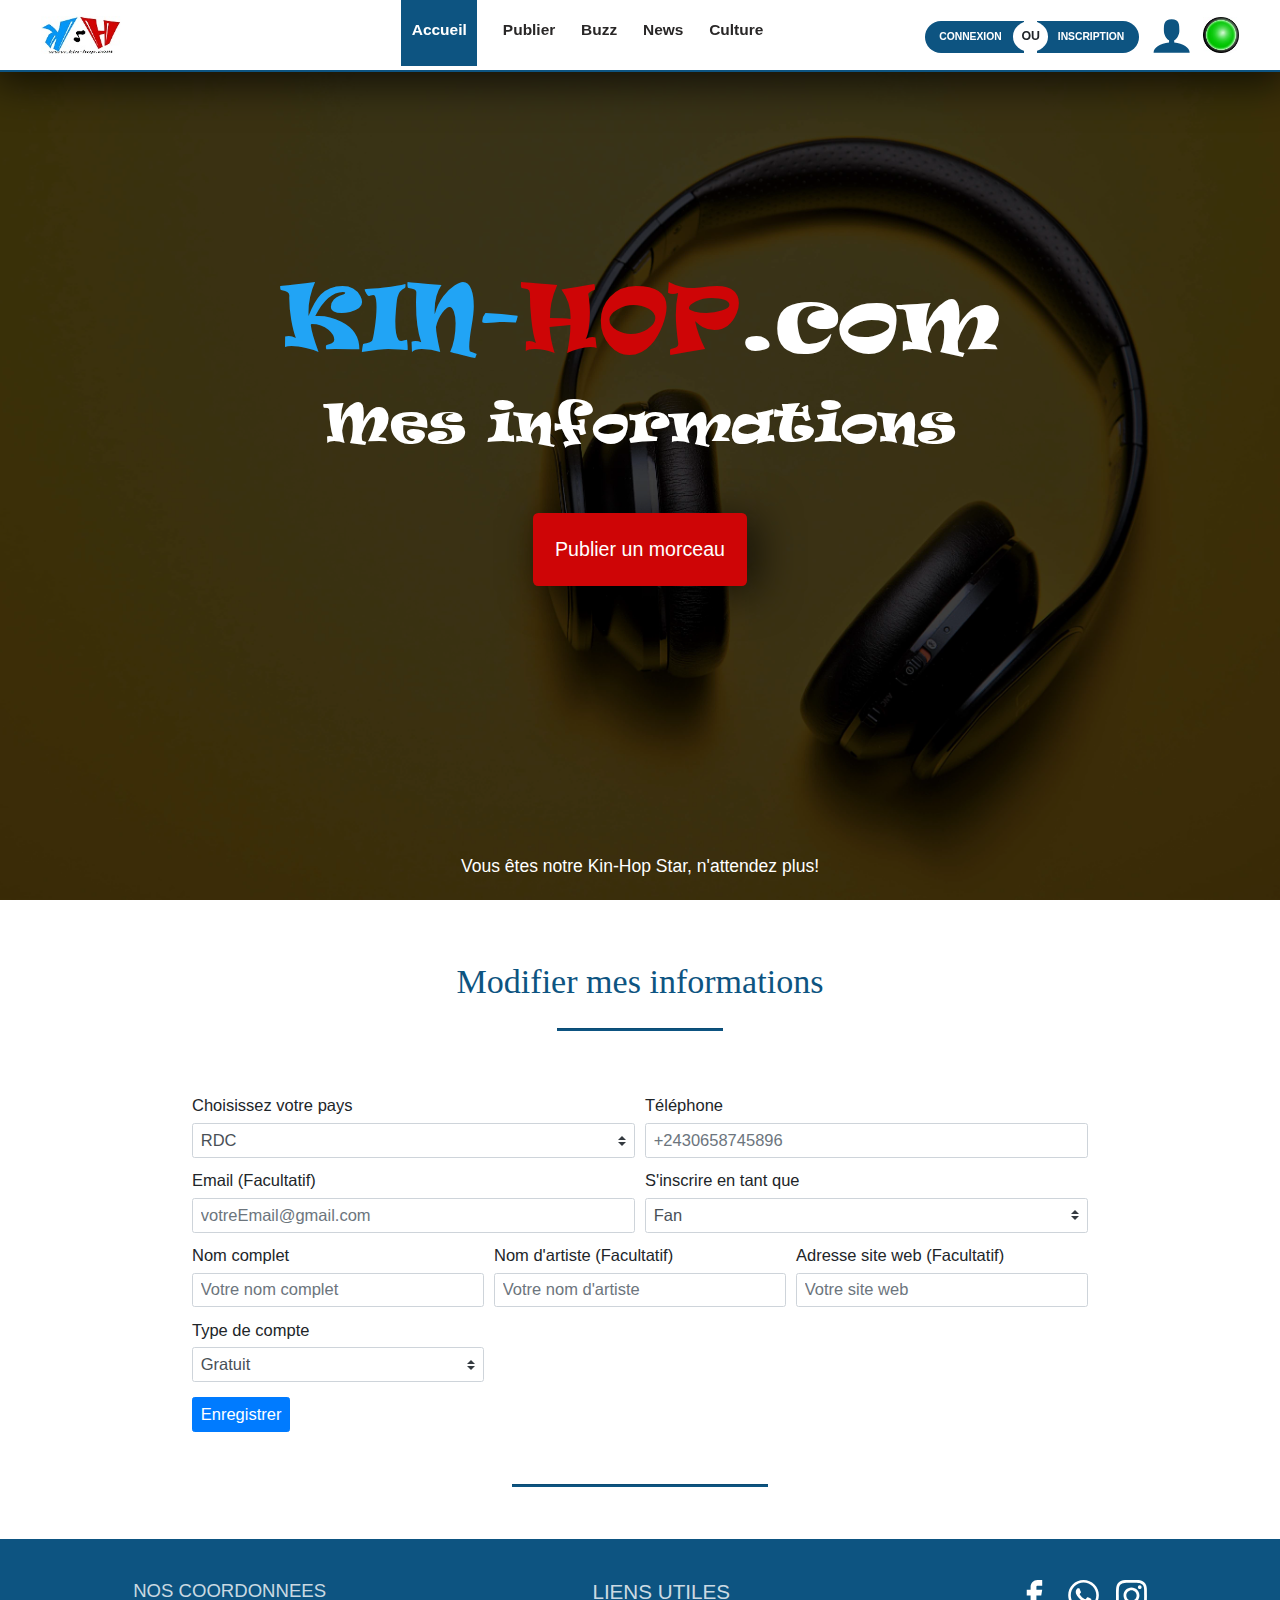
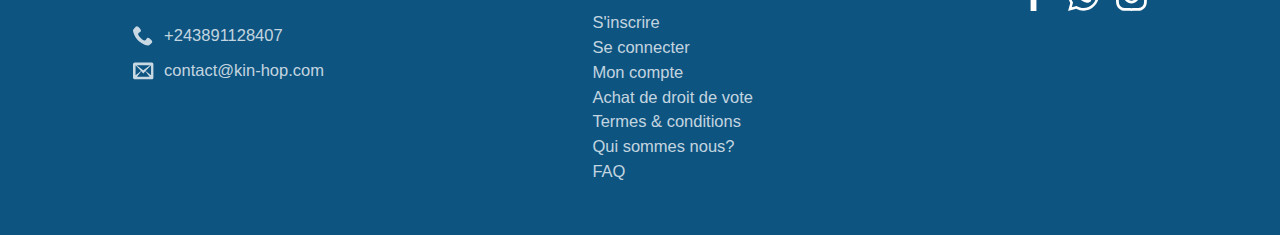
<file: assets/pages/modify_info.html>
<!DOCTYPE html>
<html lang="en">

<head>
    <meta charset="UTF-8">
    <meta name="viewport" content="width=device-width, initial-scale=1.0">
    <title>Kin-Hop | Votez pour votre morceau préféré</title>
    <link rel="stylesheet" href="../css/bootstrap.min.css">
    <link rel="stylesheet" href="../css/main.css">
    <link rel="stylesheet" href="../css/modify_info.css">
    
    
</head>

<body>
    <div class="mobile-navbar">
        <h4><span style="color:#0D5481;">Kin-</span><span style="color: red;">Hop</span>.com</h4>
        <button class="close-btn">X</button>
        <ul class="mobile-navbar__links">
            <li class="mobile-navbar__links-item">
                <svg class="">
                    <use href="../img/symbol-defs2.svg#icon-home"></use>
                </svg>
                <a href="buzz.html">Accueil</a>
            </li>
            <li class="mobile-navbar__links-item">
                <svg class="">
                    <use href="../img/symbol-defs2.svg#icon-share"></use>
                </svg>
                <a href="publier.html">Publier</a>
            </li>
            <li class="mobile-navbar__links-item">
                <svg class="">
                    <use href="../img/symbol-defs2.svg#icon-share"></use>
                </svg>
                <a href="buzz.html">Buzz</a>
            </li>
            <li class="mobile-navbar__links-item">
                <svg class="">
                    <use href="../img/symbol-defs.svg#icon-info"></use>
                </svg>
                <a href="news.html">News</a>
            </li>
            <li class="mobile-navbar__links-item">
                <svg class="">
                    <use href="../img/symbol-defs.svg#icon-info"></use>
                </svg>
                <a href="news.html">Culture</a>
            </li>
            <li class="mobile-navbar__links-item">
                <svg class="">
                    <use href="../img/symbol-defs.svg#icon-user"></use>
                </svg>
                <a href="profil.html">Mon profil</a>
            </li>
            <li class="mobile-navbar__links-item">
                <svg class="">
                    <use href="../img/symbol-defs3.svg#icon-enter"></use>
                </svg>
                <a href="login.html">Connexion</a>
            </li>
            <li class="mobile-navbar__links-item">
                <svg class="">
                    <use href="../img/symbol-defs3.svg#icon-user-plus"></use>
                </svg>
                <a href="register.html">Inscription</a>
            </li>
            <li class="mobile-navbar__links-item">
                <svg class="">
                    <use href="../img/symbol-defs3.svg#icon-exit"></use>
                </svg>
                <a href="register.html">Déconnexion</a>
            </li>

        </ul>
    </div>
    <nav class="navbar">
        <div class="navbar__logo">
            <img src="../img/logokh.jpg" alt="">
        </div>
        <ul class="navbar__links">
            <li class="navbar__links-item selected-link">
                <a href="../../index.html">Accueil</a>
            </li>
            <li class="navbar__links-item">
                <a href="publier.html">Publier</a>
            </li>
            <li class="navbar__links-item">
                <a href="buzz.html">Buzz</a>
            </li>
            <li class="navbar__links-item">
                <a href="news.html">News</a>
            </li>
            <li class="navbar__links-item">
                <a href="culture.html">Culture</a>
            </li>
        </ul>
        <div class="navbar__btn">
            <div>
                <a href="login.html" class="navbar__btn-connexion">Connexion</a>
                <span>OU</span>
                <a href="register.html" class="navbar__btn-subscription">Inscription</a>
            </div>
            <a href="profil.html">
                <svg class="navbar__btn-user-icon">
                    <use href="../img/symbol-defs.svg#icon-user"></use>
                </svg>
            </a>
            <img class="green-bubble" src="../img/NovotedCopie.jpg" alt="">
            <!-- <svg class="search-form-search-user">
				<use xlink:href="icomoon/symbol-defs.svg#icon-user"></use>
			</svg> -->
            <!-- <img class="navbar__btn-user-icon" src="assets/img/user.svg" alt=""> -->
        </div>
        <button class="navbar__toggle-btn">
            <img id="toggle_btn" src="../img/nav_icon.svg" alt="">
        </button>
    </nav>
    <header class="hero" style="background-image: url(../img/c-d-x-PDX_a_82obo-unsplashrhh.jpg);">
        <div class="dark-container">
            <!-- <a href="#" class="vote-bubble"><img src="assets/img/NovotedCopie.jpg" alt=""></a> -->
            <div class="container">
                <button type="button" class="green-bubble-mobile-btn tooltip" title="Tooltip on bottom">
                    <img class="green-bubble-mobile-img" src="../img/NovotedCopie.jpg" alt="">
                    <span class="tooltiptext">Il vous reste 2 votes</span>
                </button>
                <h1 class="title"><span class="blue-font">KIN-</span><span class="red-font">HOP</span>.com</h1>
                <h1 class="title" style="font-size: 5rem; margin-top:2rem;">Mes informations</h1>

                <a href="publier.html" class="btn btn-red">Publier un morceau</a>
            </div>
            <span class="message">Vous êtes notre Kin-Hop Star, n'attendez plus!</span>
        </div>
    </header>
    <div class="subtitle-container">
        <div class="underlined-sub-title">
            <h2 class="sub-title">Modifier mes informations</h2>
            <hr>
        </div>
    </div>

    <div class="page-container">
        <div class="right-part">
            <div class="dark-container">
                <div>
                 
                    <form>
                        <div class="form-row">
                            <div class="form-group col-md-6">
                                <label for="country">Choisissez votre pays</label>
                                <select required class="form-control custom-select" id="country">
                                    <option>RDC</option>
                                    <option>Autres</option>
                                </select>
                            </div>
                            <div class="form-group col-md-6">
                                <label for="tel">Téléphone</label>
                                <input required type="tel" class="form-control" id="tel" placeholder="+2430658745896">
                            </div>
                        </div>
                        <div class="form-row">
                            <div class="form-group col-md-6">
                                <label for="email">Email (Facultatif)</label>
                                <input type="email" class="form-control" id="email" placeholder="votreEmail@gmail.com">
                            </div>
                            <div class="form-group col-md-6">
                                <label for="type">S'inscrire en tant que</label>
                                <select required class="form-control custom-select" id="type">
                                    <option>Fan</option>
                                    <option>Artiste/Groupe</option>
                                    <option>Agent artistique</option>
                                    <option>Manager d'artistes</option>
                                    <option>Producteur exécutif</option>
                                    <option>Producteur délégué</option>
                                </select>
                            </div>
                        </div>
                        <div class="form-row">
                            <div class="form-group col-md-4">
                                <label for="FullName">Nom complet</label>
                                <input type="text" class="form-control" id="fullName" placeholder="Votre nom complet">
                            </div>
                            <div class="form-group col-md-4">
                                <label for="artistName">Nom d'artiste (Facultatif) </label>
                                <input type="text" class="form-control" id="artistName"
                                    placeholder="Votre nom d'artiste">
                            </div>
                            <div class="form-group col-md-4">
                                <label for="websiteAdress">Adresse site web (Facultatif) </label>
                                <input type="text" class="form-control" id="websiteAdress" placeholder="Votre site web">
                            </div>
                        </div>
                        <div class="form-row">
                            <div class="form-group col-md-4">
                                <label for="accountType">Type de compte</label>
                                <select required class="form-control custom-select" id="accountType">
                                    <option>Gratuit</option>
                                    <option>Kin-Hop Star!</option>
                                </select>
                            </div>
                
                        </div>
                        
                        <button type="submit" class="btn btn-primary mt-2">Enregistrer</button>
                    </form>
                  
                </div>
            </div>
        </div>
    </div>

    


    <hr class="bottom-line">
    <footer class="footer">
        <div class="contact">
            <h4>NOS COORDONNEES </h4>
            <div>
                <svg class="share-icon">
                    <use href="../img/symbol-defs2.svg#icon-phone"></use>
                </svg>
                <span>+243891128407</span>
                </span>
            </div>
            <div>
                <svg class="share-icon">
                    <use href="../img/symbol-defs2.svg#icon-envelop"></use>
                </svg>
                <span>contact@kin-hop.com</span>
                </span>
            </div>
        </div>
        <ul class="links">
            <h4 style="font-size: 2rem; color:rgba(255, 255, 255, 0.808)">LIENS UTILES</h4>
            <li><a href="../pages/register.html">S'inscrire</a></li>
            <li><a href="../pages/login.html">Se connecter</a> </li>
            <li><a href="../pages/profil.html">Mon compte</a> </li>
            <li><a href="../pages/payment.html">Achat de droit de vote</a> </li>
            <li><a href="">Termes & conditions</a> </li>
            <li><a href="">Qui sommes nous?</a> </li>
            <li><a href="">FAQ</a> </li>
        </ul>
        <div class="social-media">
            <a href="">
                <span>
                    <svg class="share-icon">
                        <use href="../img/symbol-defs3.svg#icon-facebook"></use>
                    </svg>
                </span>
            </a>
            <a href="">
                <span>
                    <svg class="share-icon">
                        <use href="../img/symbol-defs3.svg#icon-whatsapp"></use>
                    </svg>
                </span>
            </a>
            <a href="">
                <span>
                    <svg class="share-icon">
                        <use href="../img/symbol-defs3.svg#icon-instagram"></use>
                    </svg>
                </span>
            </a>
        </div>
    </footer>
    <script src="../js/anime.min.js"></script>
    <script src="../js/main.js"></script>
</body>

</html>
</file>
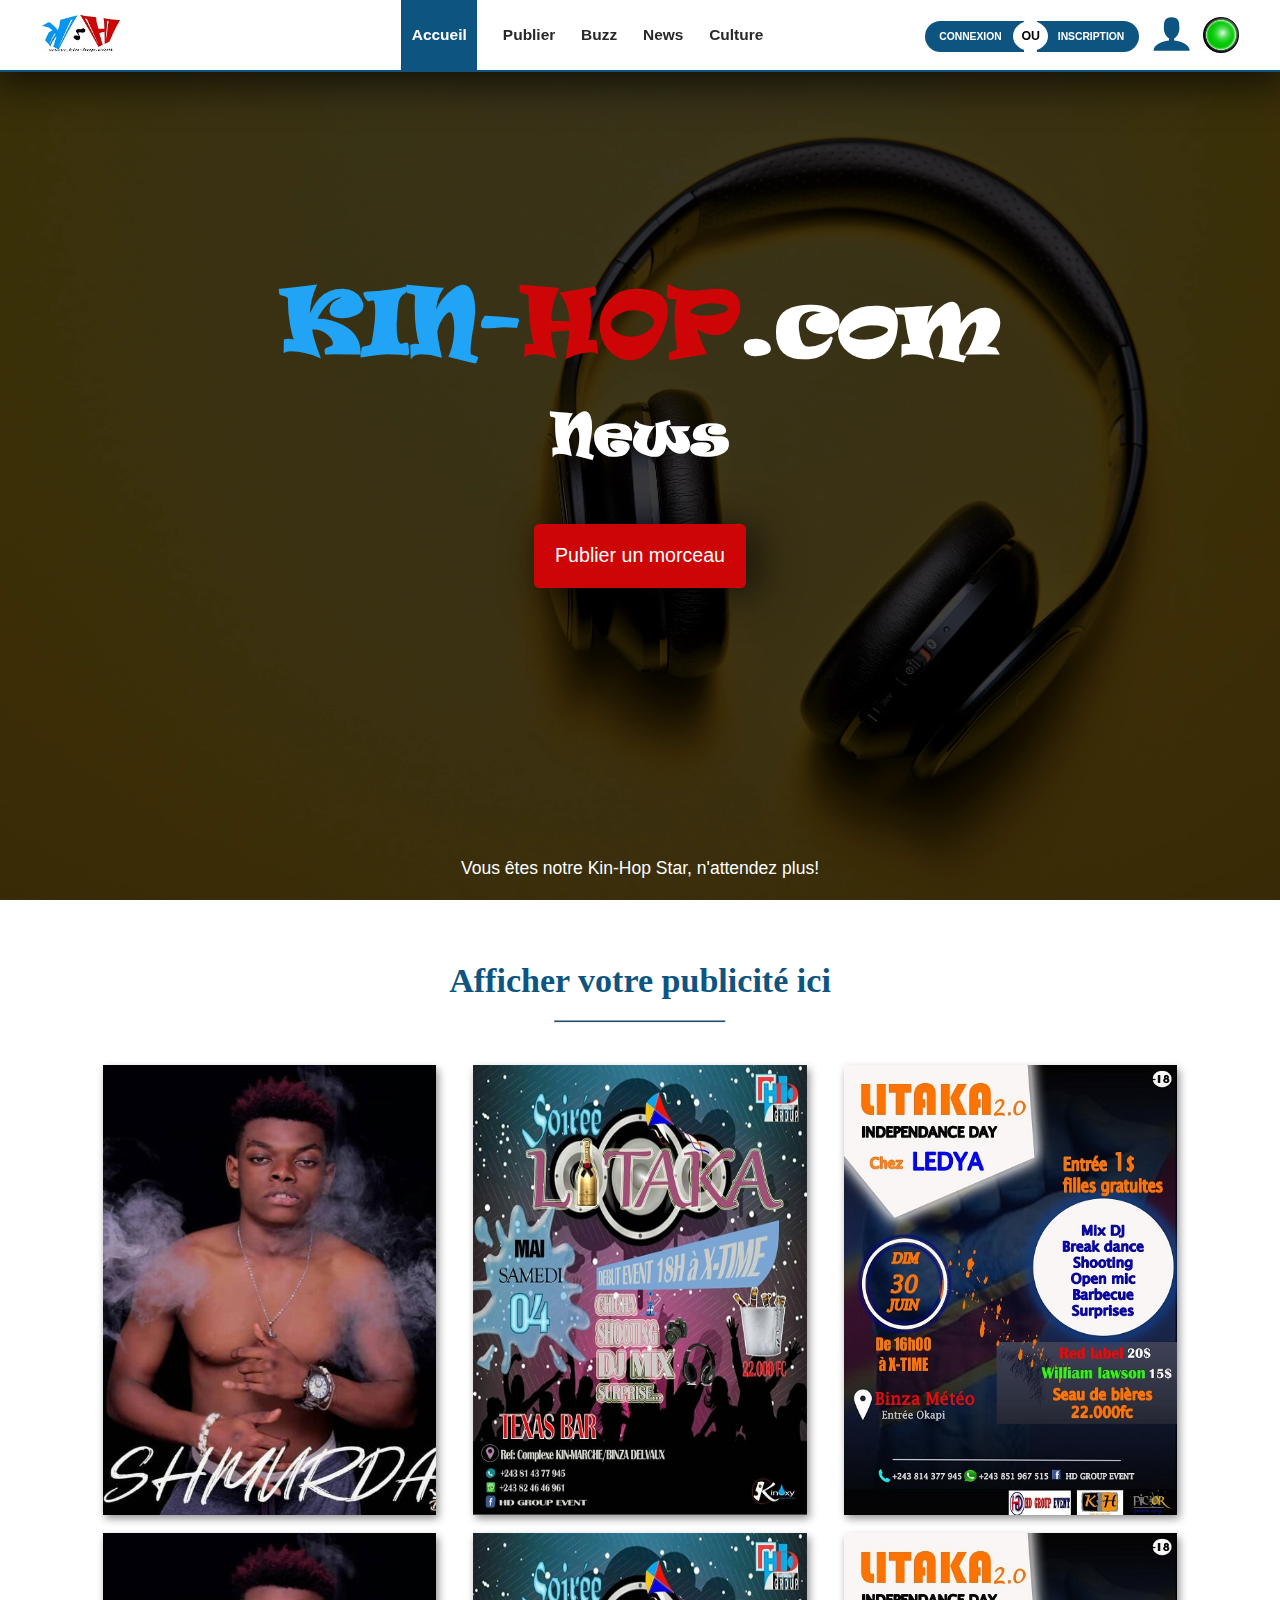
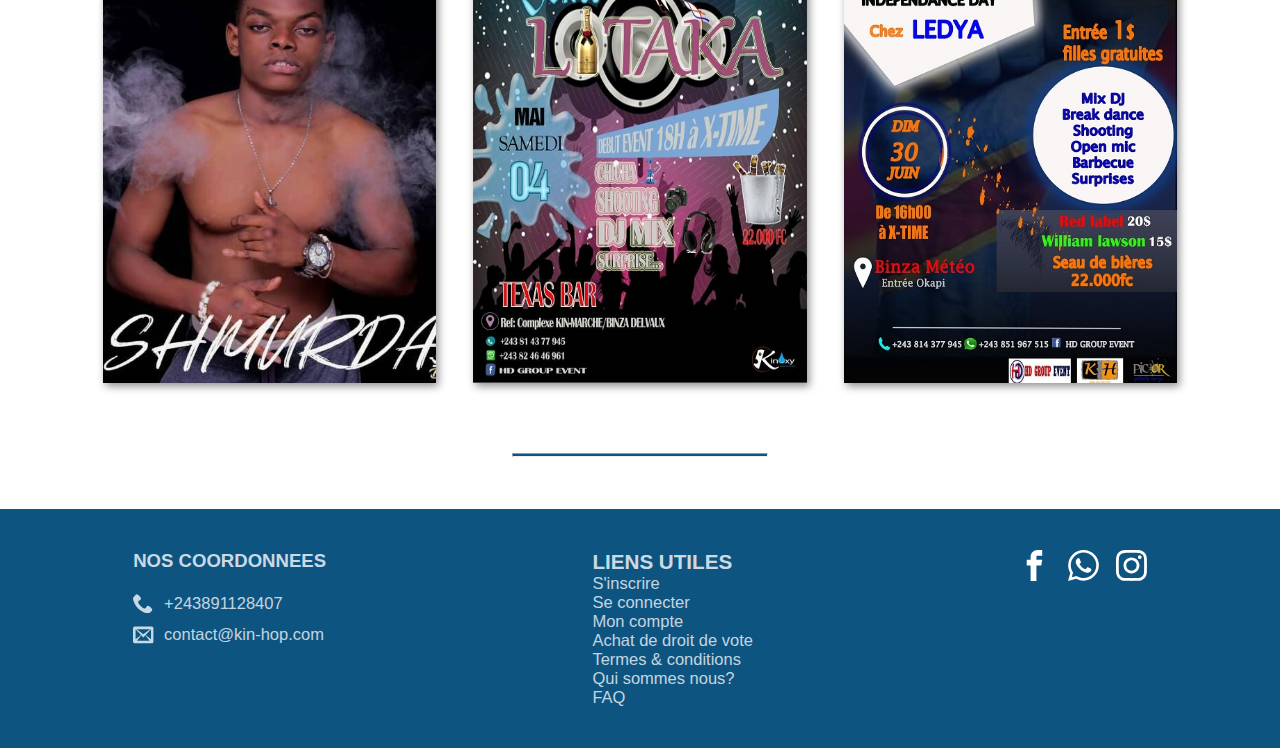
<file: assets/pages/news.html>
<!DOCTYPE html>
<html lang="en">

<head>
    <meta charset="UTF-8">
    <meta name="viewport" content="width=device-width, initial-scale=1.0">
    <title>Kin-Hop | Votez pour votre morceau préféré</title>
    <link rel="stylesheet" href="../css/main.css">
    <link rel="stylesheet" href="../css/news.css">
</head>

<body>
    <div class="mobile-navbar">
        <h4><span style="color:#0D5481;">Kin-</span><span style="color: red;">Hop</span>.com</h4>
        <button class="close-btn">X</button>
        <ul class="mobile-navbar__links">
            <li class="mobile-navbar__links-item">
                <svg class="">
                    <use href="../img/symbol-defs2.svg#icon-home"></use>
                </svg>
                <a href="buzz.html">Accueil</a>
            </li>
            <li class="mobile-navbar__links-item">
                <svg class="">
                    <use href="../img/symbol-defs2.svg#icon-share"></use>
                </svg>
                <a href="publier.html">Publier</a>
            </li>
            <li class="mobile-navbar__links-item">
                <svg class="">
                    <use href="../img/symbol-defs2.svg#icon-share"></use>
                </svg>
                <a href="buzz.html">Buzz</a>
            </li>
            <li class="mobile-navbar__links-item">
                <svg class="">
                    <use href="../img/symbol-defs.svg#icon-info"></use>
                </svg>
                <a href="news.html">News</a>
            </li>
            <li class="mobile-navbar__links-item">
                <svg class="">
                    <use href="../img/symbol-defs.svg#icon-info"></use>
                </svg>
                <a href="news.html">Culture</a>
            </li>
            <li class="mobile-navbar__links-item">
                <svg class="">
                    <use href="../img/symbol-defs.svg#icon-user"></use>
                </svg>
                <a href="profil.html">Mon profil</a>
            </li>
            <li class="mobile-navbar__links-item">
                <svg class="">
                    <use href="../img/symbol-defs3.svg#icon-enter"></use>
                </svg>
                <a href="login.html">Connexion</a>
            </li>
            <li class="mobile-navbar__links-item">
                <svg class="">
                    <use href="../img/symbol-defs3.svg#icon-user-plus"></use>
                </svg>
                <a href="register.html">Inscription</a>
            </li>
            <li class="mobile-navbar__links-item">
                <svg class="">
                    <use href="../img/symbol-defs3.svg#icon-exit"></use>
                </svg>
                <a href="register.html">Déconnexion</a>
            </li>

        </ul>
    </div>
    <nav class="navbar">
        <div class="navbar__logo">
            <img src="../img/logokh.jpg" alt="">
        </div>
        <ul class="navbar__links">
            <li class="navbar__links-item selected-link">
                <a href="../../index.html">Accueil</a>
            </li>
            <li class="navbar__links-item">
                <a href="publier.html">Publier</a>
            </li>
            <li class="navbar__links-item">
                <a href="buzz.html">Buzz</a>
            </li>
            <li class="navbar__links-item">
                <a href="news.html">News</a>
            </li>
            <li class="navbar__links-item">
                <a href="culture.html">Culture</a>
            </li>
        </ul>
        <div class="navbar__btn">
            <div>
                <a href="login.html" class="navbar__btn-connexion">Connexion</a>
                <span>OU</span>
                <a href="register.html" class="navbar__btn-subscription">Inscription</a>
            </div>
            <a href="profil.html">
                <svg class="navbar__btn-user-icon">
                    <use href="../img/symbol-defs.svg#icon-user"></use>
                </svg>
            </a>
            <img class="green-bubble" src="../img/NovotedCopie.jpg" alt="">
            <!-- <svg class="search-form-search-user">
				<use xlink:href="icomoon/symbol-defs.svg#icon-user"></use>
			</svg> -->
            <!-- <img class="navbar__btn-user-icon" src="assets/img/user.svg" alt=""> -->
        </div>
        <button class="navbar__toggle-btn">
            <img id="toggle_btn" src="../img/nav_icon.svg" alt="">
        </button>
    </nav>
    <header class="hero" style="background-image: url(../img/c-d-x-PDX_a_82obo-unsplashrhh.jpg);">
        <div class="dark-container">
            <!-- <a href="#" class="vote-bubble"><img src="assets/img/NovotedCopie.jpg" alt=""></a> -->
            <div class="container">
                <button type="button" class="green-bubble-mobile-btn tooltip" title="Tooltip on bottom">
                    <img class="green-bubble-mobile-img" src="../img/NovotedCopie.jpg" alt="">
                    <span class="tooltiptext">Il vous reste 2 votes</span>
                </button>
                <h1 class="title"><span class="blue-font">KIN-</span><span class="red-font">HOP</span>.com</h1>
                <h1 class="title" style="font-size: 5rem; margin-top:2rem;">News</h1>

                <a href="publier.html" class="btn btn-red">Publier un morceau</a>
            </div>
            <span class="message">Vous êtes notre Kin-Hop Star, n'attendez plus!</span>
        </div>
    </header>
    <div class="subtitle-container">
        <div class="underlined-sub-title">
            <h2 class="sub-title">Afficher votre publicité ici</h2>
            <hr>
        </div>
    </div>
    <section class="news-list-container">
        <div class="flip-card">
            <div class="flip-card-inner">
                <div class="flip-card-front">
                    <img src="../img/shmurda.jpg" alt="Avatar">
                </div>
                <div class="flip-card-back">
                    <h1>Info</h1>
                    <p>Lorem, ipsum dolor sit amet consectetur adipisicing elit. Modi, architecto eius unde, assumenda
                        nobis omnis dolorem non suscipit delectus sapiente repudiandae aliquid cupiditate reprehenderit
                        incidunt, id numquam? Consectetur, eligendi magni!</p>

                </div>
            </div>
        </div>
        <div class="flip-card">
            <div class="flip-card-inner">
                <div class="flip-card-front">
                    <img src="../img/soireelitaka.jpg" alt="Avatar">
                </div>
                <div class="flip-card-back">
                    <h1>Info</h1>
                    <p>Lorem, ipsum dolor sit amet consectetur adipisicing elit. Modi, architecto eius unde, assumenda
                        nobis omnis dolorem non suscipit delectus sapiente repudiandae aliquid cupiditate reprehenderit
                        incidunt, id numquam? Consectetur, eligendi magni!</p>

                </div>
            </div>
        </div>
        <div class="flip-card">
            <div class="flip-card-inner">
                <div class="flip-card-front">
                    <img src="../img/soireelitaka20.jpg" alt="Avatar">
                </div>
                <div class="flip-card-back">
                    <h1>Info</h1>
                    <p>Lorem, ipsum dolor sit amet consectetur adipisicing elit. Modi, architecto eius unde, assumenda
                        nobis omnis dolorem non suscipit delectus sapiente repudiandae aliquid cupiditate reprehenderit
                        incidunt, id numquam? Consectetur, eligendi magni!</p>

                </div>
            </div>
        </div>
        <div class="flip-card">
            <div class="flip-card-inner">
                <div class="flip-card-front">
                    <img src="../img/shmurda.jpg" alt="Avatar">
                </div>
                <div class="flip-card-back">
                    <h1>Info</h1>
                    <p>Lorem, ipsum dolor sit amet consectetur adipisicing elit. Modi, architecto eius unde, assumenda
                        nobis omnis dolorem non suscipit delectus sapiente repudiandae aliquid cupiditate reprehenderit
                        incidunt, id numquam? Consectetur, eligendi magni!</p>

                </div>
            </div>
        </div>
        <div class="flip-card">
            <div class="flip-card-inner">
                <div class="flip-card-front">
                    <img src="../img/soireelitaka.jpg" alt="Avatar">
                </div>
                <div class="flip-card-back">
                    <h1>Info</h1>
                    <p>Lorem, ipsum dolor sit amet consectetur adipisicing elit. Modi, architecto eius unde, assumenda
                        nobis omnis dolorem non suscipit delectus sapiente repudiandae aliquid cupiditate reprehenderit
                        incidunt, id numquam? Consectetur, eligendi magni!</p>

                </div>
            </div>
        </div>
        <div class="flip-card">
            <div class="flip-card-inner">
                <div class="flip-card-front">
                    <img src="../img/soireelitaka20.jpg" alt="Avatar">
                </div>
                <div class="flip-card-back">
                    <h1>Info</h1>
                    <p>Lorem, ipsum dolor sit amet consectetur adipisicing elit. Modi, architecto eius unde, assumenda
                        nobis omnis dolorem non suscipit delectus sapiente repudiandae aliquid cupiditate reprehenderit
                        incidunt, id numquam? Consectetur, eligendi magni!</p>

                </div>
            </div>
        </div>


    </section>
    <hr class="bottom-line">
    <footer class="footer">
        <div class="contact">
            <h4>NOS COORDONNEES </h4>
            <div>
                <svg class="share-icon">
                    <use href="../img/symbol-defs2.svg#icon-phone"></use>
                </svg>
                <span>+243891128407</span>
                </span>
            </div>
            <div>
                <svg class="share-icon">
                    <use href="../img/symbol-defs2.svg#icon-envelop"></use>
                </svg>
                <span>contact@kin-hop.com</span>
                </span>
            </div>
        </div>
        <ul class="links">
            <h4 style="font-size: 2rem; color:rgba(255, 255, 255, 0.808)">LIENS UTILES</h4>
            <li><a href="../pages/register.html">S'inscrire</a></li>
            <li><a href="../pages/login.html">Se connecter</a> </li>
            <li><a href="../pages/profil.html">Mon compte</a> </li>
            <li><a href="../pages/payment.html">Achat de droit de vote</a> </li>
            <li><a href="">Termes & conditions</a> </li>
            <li><a href="">Qui sommes nous?</a> </li>
            <li><a href="">FAQ</a> </li>
        </ul>
        <div class="social-media">
            <a href="">
                <span>
                    <svg class="share-icon">
                        <use href="../img/symbol-defs3.svg#icon-facebook"></use>
                    </svg>
                </span>
            </a>
            <a href="">
                <span>
                    <svg class="share-icon">
                        <use href="../img/symbol-defs3.svg#icon-whatsapp"></use>
                    </svg>
                </span>
            </a>
            <a href="">
                <span>
                    <svg class="share-icon">
                        <use href="../img/symbol-defs3.svg#icon-instagram"></use>
                    </svg>
                </span>
            </a>
        </div>
    </footer>
    <script src="../js/anime.min.js"></script>
    <script src="../js/main.js"></script>
</body>

</html>
</file>
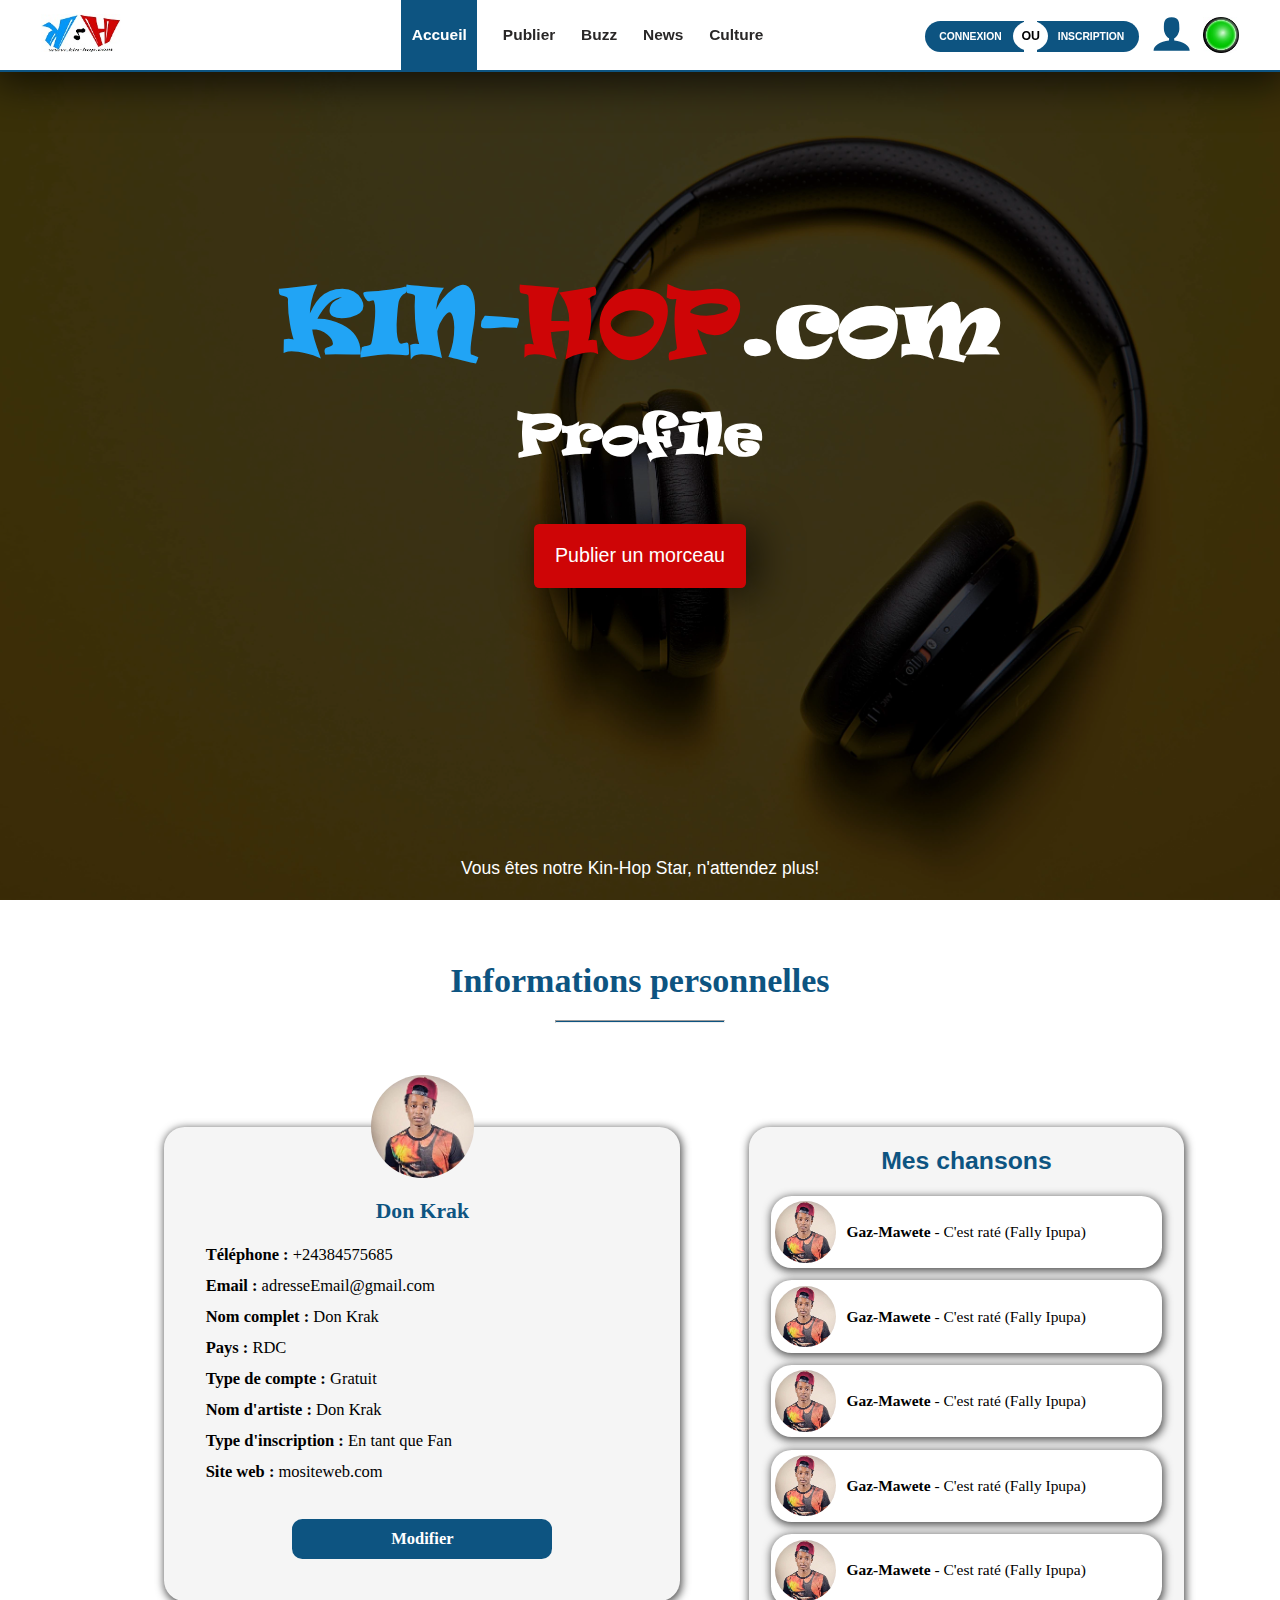
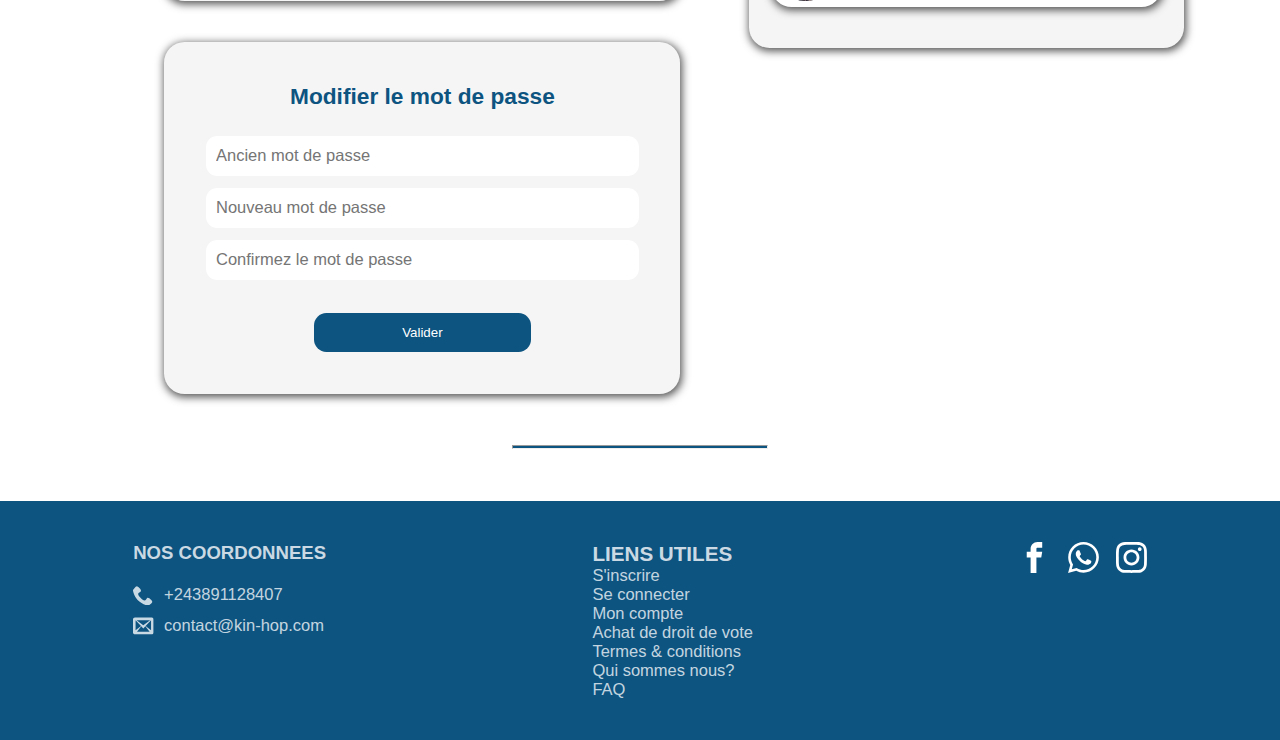
<file: assets/pages/profil.html>
<!DOCTYPE html>
<html lang="en">

<head>
    <meta charset="UTF-8">
    <meta name="viewport" content="width=device-width, initial-scale=1.0">
    <title>Kin-Hop | Votez pour votre morceau préféré</title>
    <link rel="stylesheet" href="../css/main.css">
    <link rel="stylesheet" href="../css/profil.css">
</head>

<body>
    <div class="mobile-navbar">
        <h4><span style="color:#0D5481;">Kin-</span><span style="color: red;">Hop</span>.com</h4>
        <button class="close-btn">X</button>
        <ul class="mobile-navbar__links">
            <li class="mobile-navbar__links-item">
                <svg class="">
                    <use href="../img/symbol-defs2.svg#icon-home"></use>
                </svg>
                <a href="buzz.html">Accueil</a>
            </li>
            <li class="mobile-navbar__links-item">
                <svg class="">
                    <use href="../img/symbol-defs2.svg#icon-share"></use>
                </svg>
                <a href="publier.html">Publier</a>
            </li>
            <li class="mobile-navbar__links-item">
                <svg class="">
                    <use href="../img/symbol-defs2.svg#icon-share"></use>
                </svg>
                <a href="buzz.html">Buzz</a>
            </li>
            <li class="mobile-navbar__links-item">
                <svg class="">
                    <use href="../img/symbol-defs.svg#icon-info"></use>
                </svg>
                <a href="news.html">News</a>
            </li>
            <li class="mobile-navbar__links-item">
                <svg class="">
                    <use href="../img/symbol-defs.svg#icon-info"></use>
                </svg>
                <a href="news.html">Culture</a>
            </li>
            <li class="mobile-navbar__links-item">
                <svg class="">
                    <use href="../img/symbol-defs.svg#icon-user"></use>
                </svg>
                <a href="profil.html">Mon profil</a>
            </li>
            <li class="mobile-navbar__links-item">
                <svg class="">
                    <use href="../img/symbol-defs3.svg#icon-enter"></use>
                </svg>
                <a href="login.html">Connexion</a>
            </li>
            <li class="mobile-navbar__links-item">
                <svg class="">
                    <use href="../img/symbol-defs3.svg#icon-user-plus"></use>
                </svg>
                <a href="register.html">Inscription</a>
            </li>
            <li class="mobile-navbar__links-item">
                <svg class="">
                    <use href="../img/symbol-defs3.svg#icon-exit"></use>
                </svg>
                <a href="register.html">Déconnexion</a>
            </li>

        </ul>
    </div>
    <nav class="navbar">
        <div class="navbar__logo">
            <img src="../img/logokh.jpg" alt="">
        </div>
        <ul class="navbar__links">
            <li class="navbar__links-item selected-link">
                <a href="../../index.html">Accueil</a>
            </li>
            <li class="navbar__links-item">
                <a href="publier.html">Publier</a>
            </li>
            <li class="navbar__links-item">
                <a href="buzz.html">Buzz</a>
            </li>
            <li class="navbar__links-item">
                <a href="news.html">News</a>
            </li>
            <li class="navbar__links-item">
                <a href="culture.html">Culture</a>
            </li>
        </ul>
        <div class="navbar__btn">
            <div>
                <a href="login.html" class="navbar__btn-connexion">Connexion</a>
                <span>OU</span>
                <a href="register.html" class="navbar__btn-subscription">Inscription</a>
            </div>
            <a href="profil.html">
                <svg class="navbar__btn-user-icon">
                    <use href="../img/symbol-defs.svg#icon-user"></use>
                </svg>
            </a>
            <img class="green-bubble" src="../img/NovotedCopie.jpg" alt="">
            <!-- <svg class="search-form-search-user">
				<use xlink:href="icomoon/symbol-defs.svg#icon-user"></use>
			</svg> -->
            <!-- <img class="navbar__btn-user-icon" src="assets/img/user.svg" alt=""> -->
        </div>
        <button class="navbar__toggle-btn">
            <img id="toggle_btn" src="../img/nav_icon.svg" alt="">
        </button>
    </nav>
    <header class="hero" style="background-image: url(../img/c-d-x-PDX_a_82obo-unsplashrhh.jpg);">
        <div class="dark-container">
            <!-- <a href="#" class="vote-bubble"><img src="assets/img/NovotedCopie.jpg" alt=""></a> -->
            <div class="container">
                <button type="button" class="green-bubble-mobile-btn tooltip" title="Tooltip on bottom">
                    <img class="green-bubble-mobile-img" src="../img/NovotedCopie.jpg" alt="">
                    <span class="tooltiptext">Il vous reste 2 votes</span>
                </button>
                <h1 class="title"><span class="blue-font">KIN-</span><span class="red-font">HOP</span>.com</h1>
                <h1 class="title" style="font-size: 5rem; margin-top:2rem;">Profile</h1>

                <a href="publier.html" class="btn btn-red">Publier un morceau</a>
            </div>
            <span class="message">Vous êtes notre Kin-Hop Star, n'attendez plus!</span>
        </div>
    </header>
    <div class="subtitle-container">
        <div class="underlined-sub-title">
            <h2 class="sub-title">Informations personnelles</h2>
            <hr>
        </div>
    </div>

    <section class="profile-container">
        <div class="left-part">
            <div class="card-info">
                <div class="profil__img">
                    <img src="../img/IMG_0975Copie.JPG" alt="">
                    <span class="name">Don Krak</span>
                </div>
                <ul class="info-list">
                    <li class="info-list-item"><b>Téléphone : </b>+24384575685</li>
                    <li class="info-list-item"><b>Email : </b>adresseEmail@gmail.com</li>
                    <li class="info-list-item"><b>Nom complet : </b> Don Krak</li>
                    <li class="info-list-item"><b>Pays : </b> RDC</li>
                    <li class="info-list-item"><b>Type de compte : </b>Gratuit</li>
                    <li class="info-list-item"><b>Nom d'artiste : </b>Don Krak</li>
                    <li class="info-list-item"><b>Type d'inscription : </b>En tant que Fan</li>
                    <li class="info-list-item"><b>Site web : </b>mositeweb.com</li>
                </ul>
                <a class="btn-modify-info" href="modify_info.html">Modifier</a>
            </div>
            <div class="card-password">
                <h5>Modifier le mot de passe</h5>
                <form action="">
                    <input type="password" name="" id="" placeholder="Ancien mot de passe">
                    <input type="password" name="" id="" placeholder="Nouveau mot de passe">
                    <input type="password" name="" id="" placeholder="Confirmez le mot de passe">

                    <button type="submit">Valider</button>
                </form>
            </div>
        </div>
        <div class="right-part">
            <div class="container">
                <h5>Mes chansons</h5>
                <div class="song">
                    <img src="../img/IMG_0975Copie.JPG" alt="">
                    <span class="title"><b class="artist-name">Gaz-Mawete</b> - C'est raté (Fally Ipupa)</span>
                </div>
                <div class="song">
                    <img src="../img/IMG_0975Copie.JPG" alt="">
                    <span class="title"><b class="artist-name">Gaz-Mawete</b> - C'est raté (Fally Ipupa)</span>
                </div>
                <div class="song">
                    <img src="../img/IMG_0975Copie.JPG" alt="">
                    <span class="title"><b class="artist-name">Gaz-Mawete</b> - C'est raté (Fally Ipupa)</span>
                </div>
                <div class="song">
                    <img src="../img/IMG_0975Copie.JPG" alt="">
                    <span class="title"><b class="artist-name">Gaz-Mawete</b> - C'est raté (Fally Ipupa)</span>
                </div>
                <div class="song">
                    <img src="../img/IMG_0975Copie.JPG" alt="">
                    <span class="title"><b class="artist-name">Gaz-Mawete</b> - C'est raté (Fally Ipupa)</span>
                </div>
            </div>
        </div>

    </section>


    <hr class="bottom-line">
    <footer class="footer">
        <div class="contact">
            <h4>NOS COORDONNEES </h4>
            <div>
                <svg class="share-icon">
                    <use href="../img/symbol-defs2.svg#icon-phone"></use>
                </svg>
                <span>+243891128407</span>
                </span>
            </div>
            <div>
                <svg class="share-icon">
                    <use href="../img/symbol-defs2.svg#icon-envelop"></use>
                </svg>
                <span>contact@kin-hop.com</span>
                </span>
            </div>
        </div>
        <ul class="links">
            <h4 style="font-size: 2rem; color:rgba(255, 255, 255, 0.808)">LIENS UTILES</h4>
            <li><a href="../pages/register.html">S'inscrire</a></li>
            <li><a href="../pages/login.html">Se connecter</a> </li>
            <li><a href="../pages/profil.html">Mon compte</a> </li>
            <li><a href="../pages/payment.html">Achat de droit de vote</a> </li>
            <li><a href="">Termes & conditions</a> </li>
            <li><a href="">Qui sommes nous?</a> </li>
            <li><a href="">FAQ</a> </li>
        </ul>
        <div class="social-media">
            <a href="">
                <span>
                    <svg class="share-icon">
                        <use href="../img/symbol-defs3.svg#icon-facebook"></use>
                    </svg>
                </span>
            </a>
            <a href="">
                <span>
                    <svg class="share-icon">
                        <use href="../img/symbol-defs3.svg#icon-whatsapp"></use>
                    </svg>
                </span>
            </a>
            <a href="">
                <span>
                    <svg class="share-icon">
                        <use href="../img/symbol-defs3.svg#icon-instagram"></use>
                    </svg>
                </span>
            </a>
        </div>
    </footer>
    <script src="../js/anime.min.js"></script>
    <script src="../js/main.js"></script>
</body>

</html>
</file>
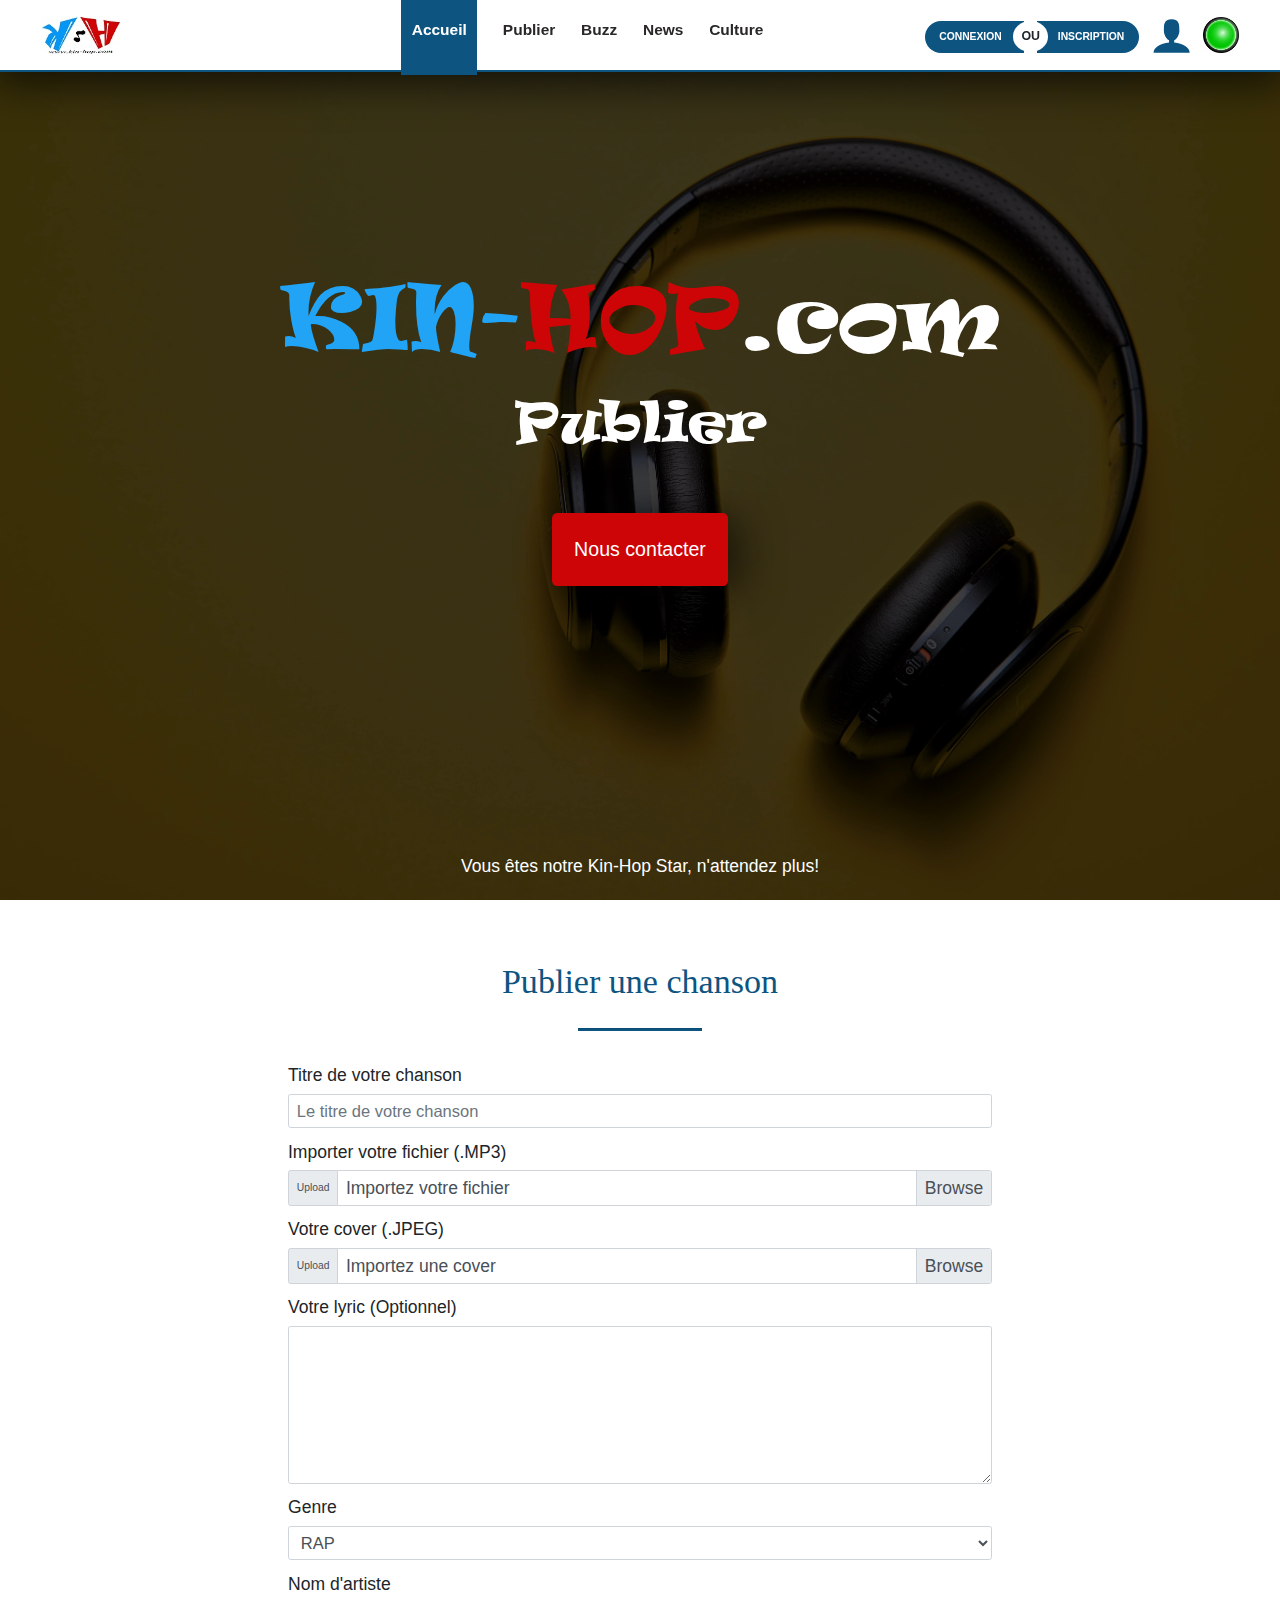
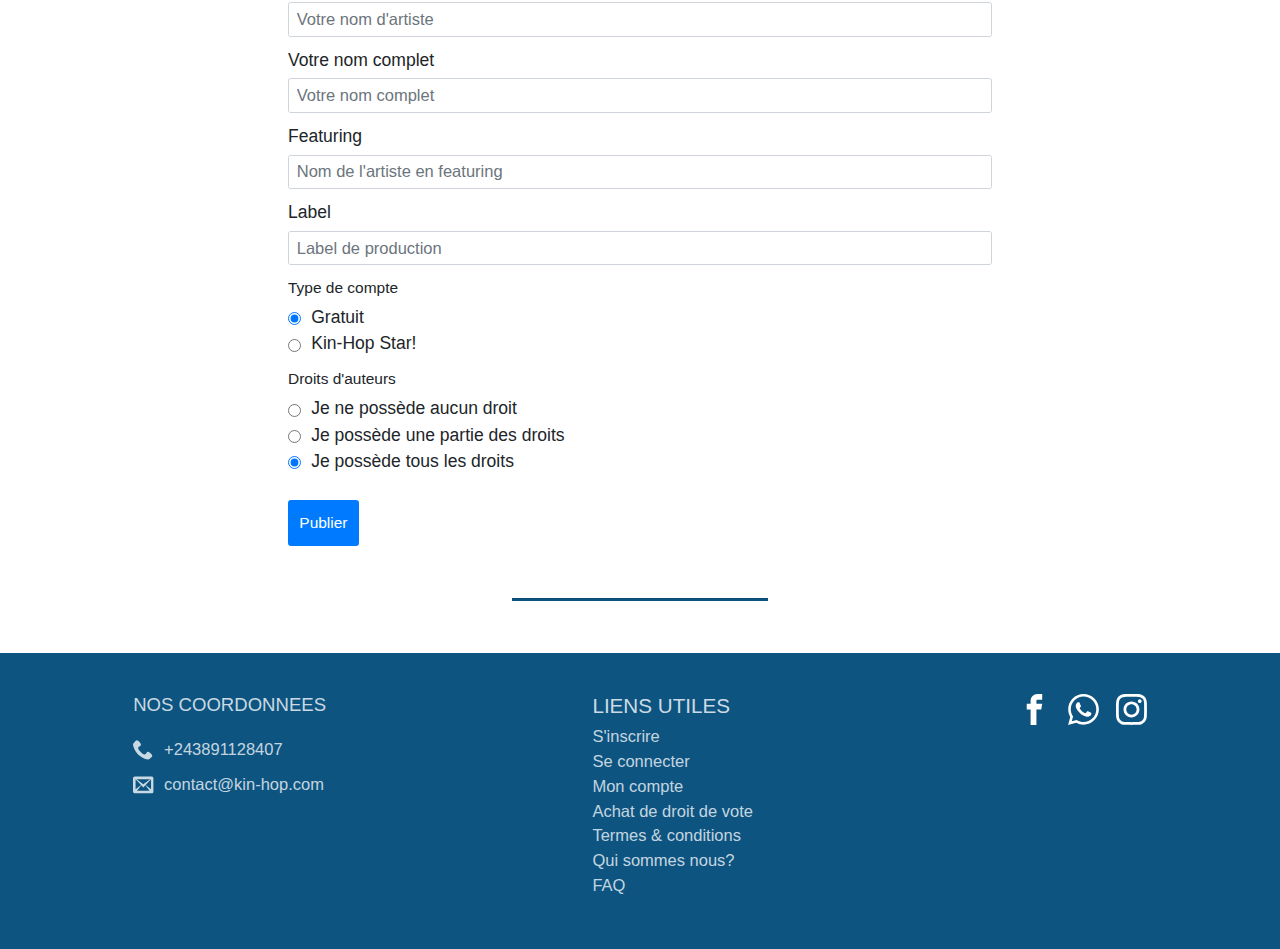
<file: assets/pages/publier.html>
<!DOCTYPE html>
<html lang="en">

<head>
    <meta charset="UTF-8">
    <meta name="viewport" content="width=device-width, initial-scale=1.0">
    <title>Kin-Hop | Votez pour votre morceau préféré</title>
    <script src="../js/jquery-3.2.1.min.js"></script>
    <link rel="stylesheet" href="../css/bootstrap.min.css">
    <link rel="stylesheet" href="../css/main.css">
    <link rel="stylesheet" href="../css/publier.css">
</head>

<body>
    <div class="mobile-navbar">
        <h4><span style="color:#0D5481;">Kin-</span><span style="color: red;">Hop</span>.com</h4>
        <button class="close-btn">X</button>
        <ul class="mobile-navbar__links">
            <li class="mobile-navbar__links-item">
                <svg class="">
                    <use href="../img/symbol-defs2.svg#icon-home"></use>
                </svg>
                <a href="buzz.html">Accueil</a>
            </li>
            <li class="mobile-navbar__links-item">
                <svg class="">
                    <use href="../img/symbol-defs2.svg#icon-share"></use>
                </svg>
                <a href="publier.html">Publier</a>
            </li>
            <li class="mobile-navbar__links-item">
                <svg class="">
                    <use href="../img/symbol-defs2.svg#icon-share"></use>
                </svg>
                <a href="buzz.html">Buzz</a>
            </li>
            <li class="mobile-navbar__links-item">
                <svg class="">
                    <use href="../img/symbol-defs.svg#icon-info"></use>
                </svg>
                <a href="news.html">News</a>
            </li>
            <li class="mobile-navbar__links-item">
                <svg class="">
                    <use href="../img/symbol-defs.svg#icon-info"></use>
                </svg>
                <a href="news.html">Culture</a>
            </li>
            <li class="mobile-navbar__links-item">
                <svg class="">
                    <use href="../img/symbol-defs.svg#icon-user"></use>
                </svg>
                <a href="profil.html">Mon profil</a>
            </li>
            <li class="mobile-navbar__links-item">
                <svg class="">
                    <use href="../img/symbol-defs3.svg#icon-enter"></use>
                </svg>
                <a href="login.html">Connexion</a>
            </li>
            <li class="mobile-navbar__links-item">
                <svg class="">
                    <use href="../img/symbol-defs3.svg#icon-user-plus"></use>
                </svg>
                <a href="register.html">Inscription</a>
            </li>
            <li class="mobile-navbar__links-item">
                <svg class="">
                    <use href="../img/symbol-defs3.svg#icon-exit"></use>
                </svg>
                <a href="register.html">Déconnexion</a>
            </li>

        </ul>
    </div>
    <nav class="navbar">
        <div class="navbar__logo">
            <img src="../img/logokh.jpg" alt="">
        </div>
        <ul class="navbar__links">
            <li class="navbar__links-item selected-link">
                <a href="../../index.html">Accueil</a>
            </li>
            <li class="navbar__links-item">
                <a href="publier.html">Publier</a>
            </li>
            <li class="navbar__links-item">
                <a href="buzz.html">Buzz</a>
            </li>
            <li class="navbar__links-item">
                <a href="news.html">News</a>
            </li>
            <li class="navbar__links-item">
                <a href="culture.html">Culture</a>
            </li>
        </ul>
        <div class="navbar__btn">
            <div>
                <a href="login.html" class="navbar__btn-connexion">Connexion</a>
                <span>OU</span>
                <a href="register.html" class="navbar__btn-subscription">Inscription</a>
            </div>
            <a href="profil.html">
                <svg class="navbar__btn-user-icon">
                    <use href="../img/symbol-defs.svg#icon-user"></use>
                </svg>
            </a>
            <img class="green-bubble" src="../img/NovotedCopie.jpg" alt="">
            <!-- <svg class="search-form-search-user">
				<use xlink:href="icomoon/symbol-defs.svg#icon-user"></use>
			</svg> -->
            <!-- <img class="navbar__btn-user-icon" src="assets/img/user.svg" alt=""> -->
        </div>
        <button class="navbar__toggle-btn">
            <img id="toggle_btn" src="../img/nav_icon.svg" alt="">
        </button>
    </nav>
    <header class="hero" style="background-image: url(../img/c-d-x-PDX_a_82obo-unsplashrhh.jpg);">
        <div class="dark-container">
            <button style="" type="button" class="green-bubble-mobile-btn tooltip" title="Tooltip on bottom">
                <img class="green-bubble-mobile-img" src="../img/NovotedCopie.jpg" alt="">
                <span class="tooltiptext">Il vous reste 2 votes</span>
            </button>
            <!-- <a href="#" class="vote-bubble"><img src="assets/img/NovotedCopie.jpg" alt=""></a> -->
            <div class="container">
                
                <h1 class="title"><span class="blue-font">KIN-</span><span class="red-font">HOP</span>.com</h1>
                <h1 class="title" style="font-size: 5rem; margin-top:2rem;">Publier</h1>

                <a href="contact.html" class="btn btn-red">Nous contacter</a>
            </div>
            <span class="message">Vous êtes notre Kin-Hop Star, n'attendez plus!</span>
        </div>
    </header>
    <div class="subtitle-container">
        <div class="underlined-sub-title">
            <h2 class="sub-title">Publier une chanson</h2>
            <hr>
        </div>
    </div>
    <div class="container">
        <div class="containers">
            <div class="publish-form-container">
                <div>
                    <!-- <h1 class="title"><span>Kin-</span><span>Hop</span>.com</h1> -->
                    <!-- <span class="message">Connectez vous à votre compte</span> -->
                    <form>
                        <div class="form-group">
                            <label for="titre">Titre de votre chanson</label>
                            <input type="text" class="form-control" id="titre" placeholder="Le titre de votre chanson">
                        </div>

                        <div class="form-group">
                            <label for="file">Importer votre fichier (.MP3)</label>
                            <div class="input-group mb-3">
                                <div class="input-group-prepend">
                                    <span class="input-group-text">Upload</span>
                                </div>
                                <div class="custom-file">
                                    <input type="file" class="custom-file-input" id="file">
                                    <label class="custom-file-label" for="file">Importez votre fichier</label>
                                </div>
                            </div>
                            <!-- <input type="file" class="form-control" id="file" placeholder="Votre fichier"> -->
                        </div>
                        <div class="form-group">
                            <label for="cover">Votre cover (.JPEG)</label>
                            <div class="input-group mb-3">
                                <div class="input-group-prepend">
                                    <span class="input-group-text">Upload</span>
                                </div>
                                <div class="custom-file">
                                    <input type="file" class="custom-file-input" id="cover">
                                    <label class="custom-file-label" for="cover">Importez une cover</label>
                                </div>
                            </div>
                            <!-- <input type="file" class="form-control" id="cover" placeholder="Votre cover"> -->
                        </div>
                        <div class="form-group">
                            <label for="lyric">Votre lyric (Optionnel)</label>
                            <textarea class="form-control" name="" id="lyric" cols="30" rows="6"></textarea>
                        </div>
                        <div class="form-group">
                            <label for="genre">Genre</label>
                            <select name="" id="genre" class="form-control">
                                <option value="RAP">RAP</option>
                                <option value="Soul">Soul</option>
                                <option value="Rnb">Rnb</option>
                                <option value="Zouk">Zouk</option>
                                <option value="Rumba">Rumba</option>
                                <option value="Gospel">Gospel</option>
                            </select>
                        </div>
                        <div class="form-group">
                            <label for="artist-name">Nom d'artiste</label>
                            <input type="text" class="form-control" id="artist-name" placeholder="Votre nom d'artiste">
                        </div>
                        <div class="form-group">
                            <label for="full-name">Votre nom complet</label>
                            <input type="text" class="form-control" id="full-name" placeholder="Votre nom complet">
                        </div>
                        <div class="form-group">
                            <label for="feat">Featuring</label>
                            <input type="text" class="form-control" id="feat"
                                placeholder="Nom de l'artiste en featuring">
                        </div>
                        <div class="form-group">
                            <label for="label">Label</label>
                            <input type="text" class="form-control" id="label" placeholder="Label de production">
                        </div>

                        <!-- <h5>Type de compte</h5> -->
                        <fieldset id="group1">
                            <legend>Type de compte</legend>
                            <div class="form-check">
                                <input class="form-check-input" type="radio" name="group1" id="flexRadioDefault1"
                                    checked>
                                <label class="form-check-label" for="flexRadioDefault1">
                                    Gratuit
                                </label>
                            </div>
                            <div class="form-check">
                                <input class="form-check-input" type="radio" name="group1" id="flexRadioDefault2">
                                <label class="form-check-label" for="flexRadioDefault2">
                                    Kin-Hop Star!
                                </label>
                            </div>
                        </fieldset>

                        <!-- <input type="radio"  id="radio1" checked>
                        <span class="form-check-label" for="radio1">Gratuit</span>
                        <input type="radio"  id="radio2">
                        <span class="form-check-label" for="radio2">Kin-Hop Star!</span> -->


                        <!-- <h5>Droits d'auteur</h5> -->
                        <fieldset id="group2">
                            <legend>Droits d'auteurs</legend>
                            <div class="form-check">
                                <input class="form-check-input" type="radio" name="group2" id="flexRadioDefault3">
                                <label class="form-check-label" for="flexRadioDefault3">
                                    Je ne possède aucun droit
                                </label>
                            </div>
                            <div class="form-check">
                                <input class="form-check-input" type="radio" name="group2" id="flexRadioDefault4"
                                    checked>
                                <label class="form-check-label" for="flexRadioDefault4">
                                    Je possède une partie des droits
                                </label>
                            </div>
                            <div class="form-check">
                                <input class="form-check-input" type="radio" name="group2" id="flexRadioDefault5"
                                    checked>
                                <label class="form-check-label" for="flexRadioDefault5">
                                    Je possède tous les droits
                                </label>
                            </div>
                        </fieldset>

                        <button type="submit" class="btn btn-primary mt-4 p-3">Publier</button>
                    </form>

                </div>
            </div>
        </div>
    </div>

    <hr class="bottom-line">
    <footer class="footer">
        <div class="contact">
            <h4>NOS COORDONNEES </h4>
            <div>
                <svg class="share-icon">
                    <use href="../img/symbol-defs2.svg#icon-phone"></use>
                </svg>
                <span>+243891128407</span>
                </span>
            </div>
            <div>
                <svg class="share-icon">
                    <use href="../img/symbol-defs2.svg#icon-envelop"></use>
                </svg>
                <span>contact@kin-hop.com</span>
                </span>
            </div>
        </div>
        <ul class="links">
            <h4 style="font-size: 2rem; color:rgba(255, 255, 255, 0.808)">LIENS UTILES</h4>
            <li><a href="../pages/register.html">S'inscrire</a></li>
            <li><a href="../pages/login.html">Se connecter</a> </li>
            <li><a href="../pages/profil.html">Mon compte</a> </li>
            <li><a href="../pages/payment.html">Achat de droit de vote</a> </li>
            <li><a href="">Termes & conditions</a> </li>
            <li><a href="">Qui sommes nous?</a> </li>
            <li><a href="">FAQ</a> </li>
        </ul>
        <div class="social-media">
            <a href="">
                <span>
                    <svg class="share-icon">
                        <use href="../img/symbol-defs3.svg#icon-facebook"></use>
                    </svg>
                </span>
            </a>
            <a href="">
                <span>
                    <svg class="share-icon">
                        <use href="../img/symbol-defs3.svg#icon-whatsapp"></use>
                    </svg>
                </span>
            </a>
            <a href="">
                <span>
                    <svg class="share-icon">
                        <use href="../img/symbol-defs3.svg#icon-instagram"></use>
                    </svg>
                </span>
            </a>
        </div>
    </footer>
    <script src="../js/anime.min.js"></script>
    <script src="../js/bootstrap.min.js"></script>
    <script src="../js/main.js"></script>
</body>

</html>
</file>
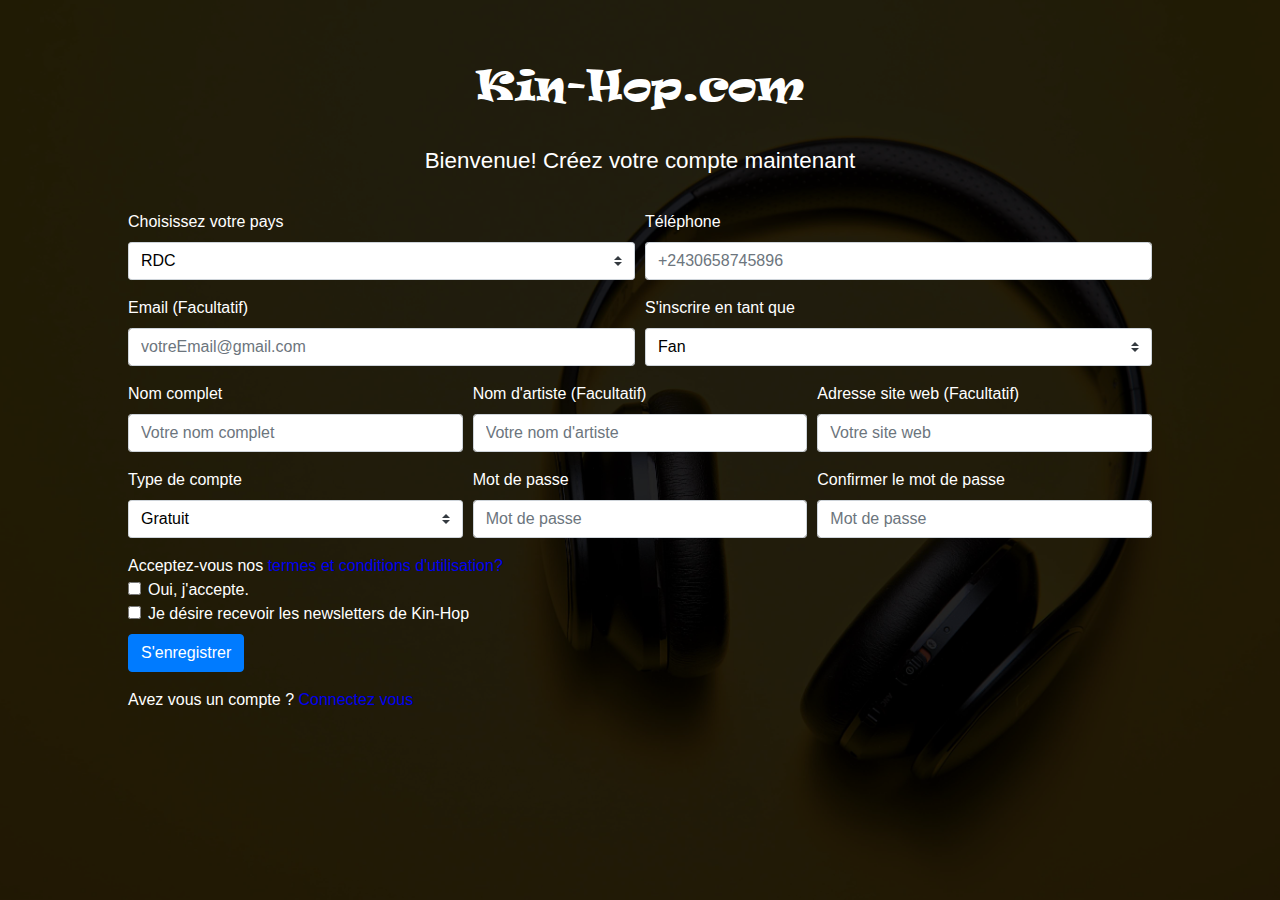
<file: assets/pages/register.html>
<!DOCTYPE html>
<html lang="en">

<head>
    <meta charset="UTF-8">
    <meta name="viewport" content="width=device-width, initial-scale=1.0">
    <title>Kin-Hop | Login</title>
    <link rel="stylesheet" href="../css/bootstrap.min.css">
    <link rel="stylesheet" href="../css/main.css">
    <link rel="stylesheet" href="../css/register.css">
</head>

<body>
    <div class="page-container">
        <div class="right-part">
            <div class="dark-container">
                <div>
                    <h1 class="title"><span>Kin-</span><span>Hop</span>.com</h1>
                    <span class="message">Bienvenue! Créez votre compte maintenant</span>
                    <form>
                        <div class="form-row">
                            <div class="form-group col-md-6">
                                <label for="country">Choisissez votre pays</label>
                                <select required class="form-control custom-select" id="country">
                                    <option>RDC</option>
                                    <option>Autres</option>
                                </select>
                            </div>
                            <div class="form-group col-md-6">
                                <label for="tel">Téléphone</label>
                                <input required type="tel" class="form-control" id="tel" placeholder="+2430658745896">
                            </div>
                        </div>
                        <div class="form-row">
                            <div class="form-group col-md-6">
                                <label for="email">Email (Facultatif)</label>
                                <input type="email" class="form-control" id="email" placeholder="votreEmail@gmail.com">
                            </div>
                            <div class="form-group col-md-6">
                                <label for="type">S'inscrire en tant que</label>
                                <select required class="form-control custom-select" id="type">
                                    <option>Fan</option>
                                    <option>Artiste/Groupe</option>
                                    <option>Agent artistique</option>
                                    <option>Manager d'artistes</option>
                                    <option>Producteur exécutif</option>
                                    <option>Producteur délégué</option>
                                </select>
                            </div>
                        </div>
                        <div class="form-row">
                            <div class="form-group col-md-4">
                                <label for="FullName">Nom complet</label>
                                <input type="text" class="form-control" id="fullName" placeholder="Votre nom complet">
                            </div>
                            <div class="form-group col-md-4">
                                <label for="artistName">Nom d'artiste (Facultatif) </label>
                                <input type="text" class="form-control" id="artistName"
                                    placeholder="Votre nom d'artiste">
                            </div>
                            <div class="form-group col-md-4">
                                <label for="websiteAdress">Adresse site web (Facultatif) </label>
                                <input type="text" class="form-control" id="websiteAdress" placeholder="Votre site web">
                            </div>
                        </div>
                        <div class="form-row">
                            <div class="form-group col-md-4">
                                <label for="accountType">Type de compte</label>
                                <select required class="form-control custom-select" id="accountType">
                                    <option>Gratuit</option>
                                    <option>Kin-Hop Star!</option>
                                </select>
                            </div>
                            <div class="form-group col-md-4">
                                <label for="password1">Mot de passe</label>
                                <input type="password" class="form-control" id="password1" placeholder="Mot de passe">
                            </div>
                            <div class="form-group col-md-4">
                                <label for="password2">Confirmer le mot de passe</label>
                                <input type="password" class="form-control" id="password2" placeholder="Mot de passe">
                            </div>
                        </div>
                        <span>Acceptez-vous nos <a href="#">termes et conditions d'utilisation?</a> 
                        </span>
                        <div class="form-check">
                            <input required type="checkbox" class="form-check-input" id="exampleCheck1">
                            <span class="form-check-label" for="exampleCheck1">Oui, j'accepte.</span>
                        </div>
                        <div class="form-check">
                            <input type="checkbox" class="form-check-input" id="exampleCheck2">
                            <span class="form-check-label" for="exampleCheck2">Je désire recevoir les newsletters de
                                Kin-Hop</span>
                        </div>
                        <button type="submit" class="btn btn-primary mt-2">S'enregistrer</button>
                    </form>
                    <div class="mt-3">Avez vous un compte ? <a href="login.html">Connectez vous</a></div>
                </div>
            </div>
        </div>
    </div>
    <!-- <footer class="footer">
        <div class="contact">
            <h4>NOS COORDONNEES </h4>
            <div>
                <svg class="share-icon">
                    <use href="assets/img/symbol-defs2.svg#icon-phone"></use>
                </svg>
                <span>+243891128407</span>
                </span>
            </div>
            <div>
                <svg class="share-icon">
                    <use href="assets/img/symbol-defs2.svg#icon-envelop"></use>
                </svg>
                <span>contact@kin-hop.com</span>
                </span>
            </div>
        </div>
        <ul class="links">
            <h4 style="font-size: 2rem; color:rgba(255, 255, 255, 0.808)">LIENS UTILES</h4>
            <li><a href="">S'inscrire</a></li>
            <li><a href="">Se connecter</a> </li>
            <li><a href="">Mon compte</a> </li>
            <li><a href="">Achat de droit de vote</a> </li>
            <li><a href="">Termes & conditions</a> </li>
            <li><a href="">Qui sommes nous?</a> </li>
            <li><a href="">FAQ</a> </li>
        </ul>
        <div class="social-media">
            <a href="">
                <span>
                    <svg class="share-icon">
                        <use href="assets/img/symbol-defs3.svg#icon-facebook"></use>
                    </svg>
                </span>
            </a>
            <a href="">
                <span>
                    <svg class="share-icon">
                        <use href="assets/img/symbol-defs3.svg#icon-whatsapp"></use>
                    </svg>
                </span>
            </a>
            <a href="">
                <span>
                    <svg class="share-icon">
                        <use href="assets/img/symbol-defs3.svg#icon-instagram"></use>
                    </svg>
                </span>
            </a>
        </div>
    </footer> -->
    <script src="../js/anime.min.js"></script>
    <script src="../js/bootstrap.min.js"></script>
</body>

</html>
</file>
<file: assets/css/main.css>
@font-face {
  font-family: "Ravie";
  src: url("../font/Ravie/RAVIE.eot") format("eot"), url("../font/Ravie/RAVIE.woff") format("woff"), url("../font/Ravie/RAVIE.ttf") format("truetype"), url("../font/Ravie/RAVIE.svg#Ravie") format("svg");
  font-weight: normal;
  font-style: normal;
}

:root {
  --primary-color: #0D5481;
}

* {
  margin: 0;
  padding: 0;
  -webkit-box-sizing: border-box !important;
          box-sizing: border-box !important;
}

html {
  -webkit-box-sizing: inherit !important;
          box-sizing: inherit !important;
  font-size: 64.5% !important;
  font-family: 'Lucida Sans', 'Lucida Sans Regular', 'Lucida Grande', 'Lucida Sans Unicode', Geneva, Verdana, sans-serif;
}

body {
  position: relative;
}

ul {
  list-style-type: none;
}

a {
  text-decoration: none;
}

.navbar {
  position: fixed;
  -webkit-box-shadow: 0 0.5rem 4rem 0.6rem rgba(0, 0, 0, 0.685);
          box-shadow: 0 0.5rem 4rem 0.6rem rgba(0, 0, 0, 0.685);
  width: 100%;
  z-index: 10;
  display: -webkit-box;
  display: -ms-flexbox;
  display: flex;
  height: 8vh;
  background-color: #fff;
  -webkit-box-align: center;
      -ms-flex-align: center;
          align-items: center;
  font-family: 'Segoe UI','Lucida Sans', 'Lucida Sans Regular', 'Lucida Grande', 'Lucida Sans Unicode', Geneva, Verdana, sans-serif;
  padding-left: 4rem;
  padding-right: 4rem;
  font-size: 1.5rem;
  font-weight: 600;
  -webkit-box-pack: justify;
      -ms-flex-pack: justify;
          justify-content: space-between;
  border-bottom: solid 0.2rem var(--primary-color);
  text-align: center;
}

.navbar .navbar__logo img {
  height: 3.7rem;
}

.navbar__links {
  display: -webkit-box;
  display: -ms-flexbox;
  display: flex;
  -webkit-box-align: center;
      -ms-flex-align: center;
          align-items: center;
  height: inherit;
  margin-right: -14rem;
}

.navbar__links-item {
  height: inherit;
  margin-right: 2.5rem;
}

.navbar__links-item a {
  display: -webkit-box;
  display: -ms-flexbox;
  display: flex;
  -webkit-box-align: center;
      -ms-flex-align: center;
          align-items: center;
  height: inherit;
  text-decoration: none;
  color: #292727;
}

.navbar-item:not(:last-child) {
  margin-right: 2rem;
}

.navbar__btn {
  text-align: center;
  display: -webkit-box;
  display: -ms-flexbox;
  display: flex;
  height: inherit;
  -webkit-box-align: center;
      -ms-flex-align: center;
          align-items: center;
}

.navbar__btn span {
  z-index: 4;
  position: relative;
  font-size: 1.2rem;
  background-color: #fff;
  border-radius: 50%;
  padding: .8rem;
  margin: 0;
  font-weight: 700;
}

.navbar__btn a.navbar__btn-connexion,
.navbar__btn a.navbar__btn-subscription {
  color: #fff;
  font-size: 1rem;
  background-color: var(--primary-color);
  padding: 1rem;
  font-weight: 700;
}

.navbar__btn a.navbar__btn-connexion {
  margin-right: -1.5rem;
  padding-right: 2.2rem;
  padding-left: 1.4rem;
  border-radius: 4rem 0 0 4rem;
  text-transform: uppercase;
}

.navbar__btn a.navbar__btn-subscription {
  text-transform: uppercase;
  margin-left: -1.5rem;
  padding-left: 2rem;
  padding-right: 1.4rem;
  border-radius: 0 4rem 4rem 0;
}

.navbar__btn-user-icon {
  fill: #0D5481;
  height: 4rem;
  width: 4rem;
  margin-left: 1.2rem;
}

.navbar__btn .green-bubble {
  height: 3.5rem;
  margin-left: 1rem;
}

.navbar .navbar__toggle-btn {
  background: none;
  outline: none;
  border: none;
  display: none;
}

.hero {
  height: 100vh;
  background-position: center;
  background-size: cover;
}

.hero .dark-container {
  background-color: rgba(0, 0, 0, 0.685);
  height: inherit;
  width: inherit;
  display: -webkit-box;
  display: -ms-flexbox;
  display: flex;
  -webkit-box-pack: center;
      -ms-flex-pack: center;
          justify-content: center;
  -webkit-box-align: center;
      -ms-flex-align: center;
          align-items: center;
  position: relative;
}

.hero .dark-container .message {
  position: absolute;
  bottom: 2rem;
  font-size: 1.7rem;
  color: #fff;
  text-align: center;
}

.hero .dark-container .container {
  text-align: center;
  margin-top: -4rem;
}

.hero .dark-container .container .title {
  color: #fff;
  font-size: 8.2rem;
  font-family: "Ravie";
}

.hero .dark-container .container .slogan {
  display: inline-block;
  font-family: "Segoe UI";
  font-size: 2.5rem;
  margin-top: 2rem;
  color: #fff;
  font-weight: 500;
}

.hero .dark-container .container .search-form {
  margin-top: 5rem;
  display: -webkit-box;
  display: -ms-flexbox;
  display: flex;
  position: relative;
  -webkit-box-align: center;
      -ms-flex-align: center;
          align-items: center;
}

.hero .dark-container .container .search-form-input {
  width: 100%;
  border: solid black 1px;
  font-size: 2rem;
  padding: 1.3rem;
  outline: none;
  border-radius: 1.7rem;
  background-color: #f5f5f5;
  border: solid rgba(63, 62, 62, 0.37) 0.1rem;
}

.hero .dark-container .container .search-form button {
  position: absolute;
  right: 2rem;
  border: none;
  background: none;
}

.hero .dark-container .container .search-form button svg {
  height: 3rem;
}

.hero .dark-container .container .btn-red {
  display: inline-block;
  border-radius: .5rem;
  width: auto;
  color: #fff;
  padding: 2rem;
  background-color: #CE0506;
  margin-top: 5rem;
  font-size: 1.9rem;
  -webkit-box-shadow: 1rem 0.5rem 4rem 0.1rem rgba(0, 0, 0, 0.61);
          box-shadow: 1rem 0.5rem 4rem 0.1rem rgba(0, 0, 0, 0.61);
}

.mobile-navbar {
  font-family: "Segoe UI";
  font-weight: 500;
  min-height: 100vh;
  width: 100%;
  background: #0D5481;
  color: #fff;
  position: fixed;
  left: -100%;
  top: 0;
  border: none;
  z-index: 11;
}

.mobile-navbar .close-btn {
  position: absolute;
  right: 1.4rem;
  top: 2rem;
  font-size: 1.8rem;
  font-weight: 700;
  background: none;
  border: none;
  outline: none;
  z-index: 8;
}

.mobile-navbar h4 {
  padding-top: 2rem;
  padding-left: .5rem;
  font-size: 1.4rem;
  font-family: "Ravie";
  background-color: #fff;
  height: 10vh;
  color: #000;
  border-bottom: solid 0.5rem var(--primary-color);
}

.mobile-navbar__links {
  display: -webkit-box;
  display: -ms-flexbox;
  display: flex;
  -webkit-box-orient: vertical;
  -webkit-box-direction: normal;
      -ms-flex-direction: column;
          flex-direction: column;
  font-size: 1.5rem;
}

.mobile-navbar__links a {
  color: #fff;
  width: 100%;
  text-align: left;
}

.mobile-navbar__links-item {
  padding: 2rem;
  display: -webkit-box;
  display: -ms-flexbox;
  display: flex;
  -webkit-box-align: end;
      -ms-flex-align: end;
          align-items: flex-end;
  -webkit-box-pack: end;
      -ms-flex-pack: end;
          justify-content: end;
  width: 100%;
  height: 100%;
  text-align: center;
  display: flex;
}

.mobile-navbar__links-item svg {
  height: 2rem;
  width: 2rem;
  fill: #fff;
  margin-right: 1rem;
}

.mobile-navbar__links-item:hover {
  background-color: #46b1f3;
}

.subtitle-container {
  display: -webkit-box;
  display: -ms-flexbox;
  display: flex;
  -webkit-box-pack: center;
      -ms-flex-pack: center;
          justify-content: center;
}

.subtitle-container .underlined-sub-title {
  display: inline-block;
  text-align: center;
  display: -webkit-box;
  display: -ms-flexbox;
  display: flex;
  -webkit-box-orient: vertical;
  -webkit-box-direction: normal;
      -ms-flex-direction: column;
          flex-direction: column;
  -webkit-box-align: center;
      -ms-flex-align: center;
          align-items: center;
}

.subtitle-container .underlined-sub-title .sub-title {
  margin-top: 6rem;
  color: #0D5481;
  font-size: 3.3rem;
  font-family: "Segoe UI";
}

.subtitle-container .underlined-sub-title hr {
  margin-top: 1.9rem;
  width: 45%;
  background-color: #0D5481;
  height: .38rem;
}

section.songs-list {
  padding-left: 4rem;
  padding-right: 3rem;
}

section.songs-list .songs-container {
  padding-top: 3rem;
  display: -webkit-box;
  display: -ms-flexbox;
  display: flex;
  -webkit-box-pack: center;
      -ms-flex-pack: center;
          justify-content: center;
  -ms-flex-wrap: wrap;
      flex-wrap: wrap;
}

section.songs-list .songs-container .box {
  background-color: #f5f5f5;
  margin-right: 1rem;
  border: solid #0d558156 1px;
  -ms-flex-preferred-size: 24%;
      flex-basis: 24%;
  height: 20rem;
  border-radius: 3rem;
  padding-bottom: 1rem;
  margin-bottom: 2.4rem;
}

section.songs-list .songs-container .box__header {
  height: 38%;
  background-color: #0D5481;
  display: -webkit-box;
  display: -ms-flexbox;
  display: flex;
  -webkit-box-align: center;
      -ms-flex-align: center;
          align-items: center;
  -webkit-box-pack: justify;
      -ms-flex-pack: justify;
          justify-content: space-between;
  padding-top: 1rem;
  padding-bottom: 1rem;
  padding-left: 4rem;
  padding-right: 4rem;
  border-radius: 3rem 3rem 3rem 0;
}

section.songs-list .songs-container .box__header-name {
  font-size: 2rem;
  color: #fff;
}

section.songs-list .songs-container .box__header-img {
  height: 95%;
  border-radius: 50%;
}

section.songs-list .songs-container .box__body {
  height: 62%;
  position: relative;
}

section.songs-list .songs-container .box__body-row-1 {
  display: -webkit-box;
  display: -ms-flexbox;
  display: flex;
  -webkit-box-pack: justify;
      -ms-flex-pack: justify;
          justify-content: space-between;
  -webkit-box-align: center;
      -ms-flex-align: center;
          align-items: center;
  height: 50%;
  padding-left: 2.3rem;
  padding-right: .8rem;
}

section.songs-list .songs-container .box__body-row-1 .song-title-container {
  height: inherit;
  height: 100%;
  display: -webkit-box;
  display: -ms-flexbox;
  display: flex;
  -webkit-box-align: center;
      -ms-flex-align: center;
          align-items: center;
}

section.songs-list .songs-container .box__body-row-1 .song-title-container span {
  font-size: 1.6rem;
}

section.songs-list .songs-container .box__body-row-1 .song-title-container .song-icon {
  height: 4rem;
  width: 3rem;
  margin-right: .8rem;
  fill: #0D5481;
}

section.songs-list .songs-container .box__body-row-1 .vote-btn {
  background-color: #10a80a;
  border-radius: 50%;
  padding: 1.1rem;
  display: inline-block;
  position: absolute;
  right: 2rem;
  top: 1rem;
  -webkit-transition: all .4s;
  transition: all .4s;
}

section.songs-list .songs-container .box__body-row-1 .vote-btn svg {
  height: 2rem;
  width: 2rem;
  fill: white;
  -webkit-transition: all .4s;
  transition: all .4s;
}

section.songs-list .songs-container .box__body-row-1 .vote-btn:hover {
  background-color: #38f527;
}

section.songs-list .songs-container .box__body-row-2 {
  height: 50%;
  display: -webkit-box;
  display: -ms-flexbox;
  display: flex;
  -webkit-box-align: end;
      -ms-flex-align: end;
          align-items: flex-end;
  -webkit-box-pack: justify;
      -ms-flex-pack: justify;
          justify-content: space-between;
  padding-left: 2.3rem;
  padding-right: 2.3rem;
}

section.songs-list .songs-container .box__body-row-2 a {
  color: #0D5481;
  margin-right: 2rem;
}

section.songs-list .songs-container .box__body-row-2 a svg {
  fill: #0D5481;
  height: 2.5rem;
  width: 2.5rem;
  -webkit-transition: all .3s;
  transition: all .3s;
}

section.songs-list .songs-container .box__body-row-2 a:hover {
  -webkit-transition: all 2s;
  transition: all 2s;
  color: #CE0506;
}

section.songs-list .songs-container .box__body-row-2 a:hover svg {
  fill: #CE0506;
}

section.songs-list .songs-container .box__body-row-2 a.btn-more {
  font-size: 5rem;
}

.green-bubble-mobile-btn {
  display: none !important;
  position: fixed !important;
  top: 1rem !important;
  left: 47%;
  background: none;
  border: none;
  outline: none;
  z-index: 20 !important;
}

.green-bubble-mobile-btn .green-bubble-mobile-img {
  height: 3rem;
}

@media screen and (max-width: 1075px) {
  .green-bubble-mobile-btn {
    display: block !important;
    z-index: 20 !important;
  }
  .navbar__links, .navbar__btn {
    display: none;
  }
  .navbar .navbar__toggle-btn {
    display: block;
  }
}

@media screen and (max-width: 1249px) {
  .songs-container .box {
    margin-right: 2rem !important;
  }
  .dark-container .title {
    font-size: 7rem !important;
  }
}

@media screen and (max-width: 984px) {
  .box__header-name {
    font-size: 1.5rem !important;
  }
  .underlined-sub-title .sub-title {
    font-size: 2rem !important;
  }
  .songs-container .box {
    margin-right: 2.5rem !important;
  }
  .dark-container .title {
    font-size: 6rem !important;
  }
  .dark-container .message {
    font-size: 1.2rem !important;
  }
  .dark-container .slogan {
    font-size: 1.6rem !important;
  }
  .dark-container .search-form-input {
    font-size: 1.4rem !important;
    padding: 1rem !important;
  }
  .dark-container button {
    right: 1rem !important;
  }
  .dark-container button svg {
    height: 2rem !important;
  }
  .dark-container .btn-red {
    padding: 1.3rem !important;
    background-color: #CE0506;
    margin-top: 5rem;
    font-size: 1.2rem !important;
  }
  .footer {
    -webkit-box-pack: justify !important;
        -ms-flex-pack: justify !important;
            justify-content: space-between !important;
    padding-left: 2rem;
    padding-right: 2rem;
  }
  .footer .contact h4 {
    font-size: 1.1rem;
    margin-bottom: 1.6rem;
  }
  .footer .contact div {
    margin-bottom: .7rem !important;
    font-size: 1.1rem !important;
  }
  .footer .contact svg {
    height: 2rem;
    width: 2rem;
    fill: rgba(255, 255, 255, 0.781);
    margin-right: .8rem;
  }
  .footer .links li {
    font-size: 1.1rem !important;
  }
  .footer .social-media {
    margin-top: 2rem;
  }
  .footer .social-media svg {
    height: 3rem;
    width: 3rem;
    fill: #fff;
  }
  .footer .social-media a:not(:last-child) {
    margin-right: .8rem;
  }
}

@media screen and (max-width: 790px) {
  .dark-container .title {
    font-size: 5rem !important;
  }
}

@media screen and (max-width: 600px) {
  .navbar {
    padding-left: 1rem !important;
    padding-right: 1rem !important;
  }
  .dark-container .title {
    font-size: 4rem !important;
  }
  .footer {
    padding-left: .4rem;
    padding-right: .4rem;
    -ms-flex-wrap: wrap;
        flex-wrap: wrap;
    -webkit-box-pack: center !important;
        -ms-flex-pack: center !important;
            justify-content: center !important;
  }
  .footer .contact {
    margin-right: 2rem;
  }
  .footer h4 {
    font-size: 1.2rem !important;
  }
}

@media screen and (max-width: 500px) {
  .box {
    -ms-flex-preferred-size: 90% !important;
        flex-basis: 90% !important;
  }
  .dark-container .title {
    font-size: 3rem !important;
  }
}

.crown-icon {
  height: 2rem;
  width: 2rem;
}

a {
  text-decoration: none;
}

.contact-btn {
  text-align: center;
  margin-top: 5rem;
}

.contact-btn a {
  font-size: 700;
  border: solid 2px #0D5481;
  color: #0D5481;
  font-size: 1.6rem;
  padding: 2rem;
  border-radius: .8rem;
  -webkit-transition: all .4s;
  transition: all .4s;
}

.contact-btn a:hover {
  background-color: #0D5481;
  color: #fff;
}

.tooltip .tooltiptext {
  visibility: hidden;
  width: 12rem;
  background-color: #169ff5;
  color: #fff;
  text-align: center;
  border-radius: 6px;
  padding: 1rem;
  position: absolute;
  z-index: 1;
  top: 150%;
  left: 50%;
  margin-left: -60px;
}

.tooltip .tooltiptext::after {
  content: "";
  position: absolute;
  bottom: 100%;
  left: 50%;
  margin-left: -5px;
  border-width: 5px;
  border-style: solid;
  border-color: transparent transparent #169ff5 transparent;
}

.tooltip:hover .tooltiptext {
  visibility: visible;
}

svg:hover {
  cursor: pointer;
}

.selected-link {
  background-color: var(--primary-color);
  padding-left: 1rem;
  padding-right: 1rem;
}

.selected-link a {
  color: #fff;
}

.show {
  -webkit-transform: translateX(0);
          transform: translateX(0);
}

.blue-font {
  color: #21a4f5;
}

.red-font {
  color: #CE0506;
}

.pagination {
  display: -webkit-box;
  display: -ms-flexbox;
  display: flex;
  -webkit-box-pack: center;
      -ms-flex-pack: center;
          justify-content: center;
  margin: 0 auto;
  margin-top: 4rem;
}

.pagination span {
  margin-right: .4rem;
  font-size: 1.6rem;
  font-weight: 700;
  background-color: #f5f5f5;
  border: solid .1rem #0d558175;
}

.pagination span a {
  padding: 1rem;
  display: inline-block;
  height: 100%;
  color: #0D5481;
}

.pagination span.selected {
  background-color: #0D5481;
}

.pagination span.selected a {
  color: #fff;
}

.bottom-line {
  margin: 0 auto;
  margin-top: 5rem;
  width: 20%;
  background-color: #0D5481;
  height: .38rem;
}

.footer {
  margin-top: 5rem;
  background-color: #0D5481;
  display: -webkit-box;
  display: -ms-flexbox;
  display: flex;
  -ms-flex-pack: distribute;
      justify-content: space-around;
  -webkit-box-align: start;
      -ms-flex-align: start;
          align-items: flex-start;
  padding-top: 4rem;
  -ms-flex-wrap: wrap;
      flex-wrap: wrap;
  padding-bottom: 4rem;
}

.footer .contact h4 {
  font-size: 1.8rem;
  color: rgba(255, 255, 255, 0.794);
  margin-bottom: 2rem;
}

.footer .contact div {
  display: -webkit-box;
  display: -ms-flexbox;
  display: flex;
  -webkit-box-align: center;
      -ms-flex-align: center;
          align-items: center;
  margin-bottom: 1rem;
  font-size: 1.6rem;
  color: rgba(255, 255, 255, 0.767);
  font-weight: 100;
}

.footer .contact svg {
  height: 2rem;
  width: 2rem;
  fill: rgba(255, 255, 255, 0.781);
  margin-right: 1rem;
}

.footer .links li {
  font-size: 1.6rem;
}

.footer .links li a {
  color: rgba(255, 255, 255, 0.767);
}

.footer .social-media svg {
  height: 3rem;
  width: 3rem;
  fill: #fff;
}

.footer .social-media a:not(:last-child) {
  margin-right: 1.4rem;
}
/*# sourceMappingURL=main.css.map */
</file>
<file: assets/css/buzz.css>
.artist-ranking {
  padding-top: 2rem;
  width: 85vw;
  margin: 0 auto;
}

.artist-ranking .refresh-btn {
  width: 8rem;
  border-radius: 50%;
  margin: 0 auto;
  text-align: center;
  margin-bottom: 2.4rem;
  padding: 1.5rem;
  background-color: #0D5481;
  -webkit-box-shadow: 0.1rem 0.2rem 0.8rem 0.01rem rgba(0, 0, 0, 0.445);
          box-shadow: 0.1rem 0.2rem 0.8rem 0.01rem rgba(0, 0, 0, 0.445);
}

.artist-ranking .refresh-btn .btn-refresh-icon {
  width: 4rem;
  height: 4rem;
  fill: #fff;
}

.artist-ranking .top-artists {
  width: 100%;
  display: -webkit-box;
  display: -ms-flexbox;
  display: flex;
  -webkit-box-pack: center;
      -ms-flex-pack: center;
          justify-content: center;
  -ms-flex-wrap: wrap;
      flex-wrap: wrap;
  margin-top: 2rem;
}

.artist-ranking .top-artists .top-artists-item:nth-child(odd) {
  margin-right: 2rem;
}

.artist-ranking .top-artists .top-artists-item {
  -ms-flex-preferred-size: 48%;
      flex-basis: 48%;
  width: 100%;
  height: 6.5rem;
  display: -webkit-box;
  display: -ms-flexbox;
  display: flex;
  width: 100%;
  margin-bottom: 1.8rem;
}

.artist-ranking .top-artists .top-artists-item .ranking {
  font-size: 2rem;
  -webkit-box-shadow: 0.1rem 0.2rem 0.4rem 0.01rem rgba(0, 0, 0, 0.445);
          box-shadow: 0.1rem 0.2rem 0.4rem 0.01rem rgba(0, 0, 0, 0.445);
  margin-right: .7rem;
  border-radius: 1.2rem;
  display: -webkit-box;
  display: -ms-flexbox;
  display: flex;
  -webkit-box-align: center;
      -ms-flex-align: center;
          align-items: center;
  -webkit-box-pack: center;
      -ms-flex-pack: center;
          justify-content: center;
  background-color: #f5f5f5d5;
  -ms-flex-preferred-size: 17%;
      flex-basis: 17%;
}

.artist-ranking .top-artists .top-artists-item .artist-info {
  -ms-flex-preferred-size: 83%;
      flex-basis: 83%;
  width: 80% !important;
  border-radius: 1rem;
  -webkit-box-shadow: 0.1rem 0.2rem 0.4rem 0.01rem rgba(0, 0, 0, 0.445);
          box-shadow: 0.1rem 0.2rem 0.4rem 0.01rem rgba(0, 0, 0, 0.445);
  padding: 1rem;
  display: -webkit-box;
  display: -ms-flexbox;
  display: flex;
  -webkit-box-align: center;
      -ms-flex-align: center;
          align-items: center;
  font-size: 1.6rem;
  position: relative;
  background-color: #f5f5f54f;
}

.artist-ranking .top-artists .top-artists-item .artist-info .vote {
  position: absolute;
  right: 1rem;
  bottom: .4rem;
  font-size: 1rem;
  font-weight: 700;
}

.artist-ranking .top-artists .top-artists-item .artist-info img {
  height: 95%;
  border-radius: 50%;
  margin-right: 2rem;
}

.btn-refresh-icon {
  -webkit-transition: -webkit-transform .4s ease-in-out;
  transition: -webkit-transform .4s ease-in-out;
  transition: transform .4s ease-in-out;
  transition: transform .4s ease-in-out, -webkit-transform .4s ease-in-out;
}

.btn-refresh-icon:hover {
  -webkit-transform: rotate(360deg);
          transform: rotate(360deg);
}

@media screen and (max-width: 950px) {
  .top-artists-item:nth-child(odd) {
    margin-right: 0 !important;
    background-color: #f5f5f563 !important;
  }
  .top-artists-item:nth-child(even) {
    margin-right: 0 !important;
    background: #fff !important;
  }
  .top-artists-item .artist-info {
    font-size: 1.2rem !important;
  }
  .top-artists-item .artist-info .vote {
    font-size: .8rem !important;
  }
  .refresh-btn {
    width: 5rem !important;
    border-radius: 50% !important;
    padding: 1rem !important;
  }
  .refresh-btn .btn-refresh-icon {
    width: 2.5rem !important;
    height: 2.5rem !important;
  }
}
/*# sourceMappingURL=buzz.css.map */
</file>
<file: assets/css/culture.css>
.video-container {
  width: 70vw;
  margin: 0 auto;
  margin-top: 4rem;
  display: -webkit-box;
  display: -ms-flexbox;
  display: flex;
  -webkit-box-pack: center;
      -ms-flex-pack: center;
          justify-content: center;
  -ms-flex-wrap: wrap;
      flex-wrap: wrap;
}

.video-container-item {
  -ms-flex-preferred-size: 60% !important;
      flex-basis: 60% !important;
  margin: 1.5rem 0;
}

.video-container-item .video-title {
  font-size: 1.6rem;
  margin: .8rem 0;
}

.video-container-item video {
  width: 100%;
}

@media screen and (max-width: 1200px) {
  .video-container-item {
    -ms-flex-preferred-size: 80% !important;
        flex-basis: 80% !important;
  }
}

@media screen and (max-width: 900px) {
  .video-container-item {
    -ms-flex-preferred-size: 100% !important;
        flex-basis: 100% !important;
  }
}

@media screen and (max-width: 600px) {
  .video-container {
    width: 90vw;
  }
  .video-container-item {
    -ms-flex-preferred-size: 100% !important;
        flex-basis: 100% !important;
  }
  .video-title {
    font-size: 1.2rem !important;
  }
}
/*# sourceMappingURL=culture.css.map */
</file>
<file: assets/css/login.css>
a {
  text-decoration: none !important;
  color: #fff !important;
}

.page-container {
  display: -webkit-box;
  display: -ms-flexbox;
  display: flex;
  height: 100vh;
  width: 100vw;
}

.page-container .left-part {
  -ms-flex-preferred-size: 50%;
      flex-basis: 50%;
  background-image: url(../img/c-d-x-PDX_a_82obo-unsplashrhh.jpg);
  background-size: cover;
  background-position: center;
  display: -webkit-box;
  display: -ms-flexbox;
  display: flex;
  -webkit-box-pack: center;
      -ms-flex-pack: center;
          justify-content: center;
  -webkit-box-align: end;
      -ms-flex-align: end;
          align-items: flex-end;
}

.page-container .left-part span {
  display: block;
  background-color: rgba(0, 0, 0, 0.356);
  color: #fff;
  font-weight: 400;
  width: 100%;
  height: 3rem;
  display: -webkit-box;
  display: -ms-flexbox;
  display: flex;
  -webkit-box-align: center;
      -ms-flex-align: center;
          align-items: center;
  -webkit-box-pack: center;
      -ms-flex-pack: center;
          justify-content: center;
  font-size: 1rem;
}

.page-container .right-part {
  -ms-flex-preferred-size: 50%;
      flex-basis: 50%;
  display: -webkit-box;
  display: -ms-flexbox;
  display: flex;
  -webkit-box-align: center;
      -ms-flex-align: center;
          align-items: center;
  -webkit-box-pack: center;
      -ms-flex-pack: center;
          justify-content: center;
}

.page-container .right-part .title {
  font-size: 3rem;
  font-family: "Ravie";
  text-align: center;
}

.page-container .right-part span.message {
  margin: 2rem 0;
  display: block;
  text-align: center;
}

.page-container .right-part form input {
  padding: 1.5rem;
}

@media screen and (max-width: 900px) {
  .page-container .left-part {
    display: none;
  }
  .page-container .right-part {
    -ms-flex-preferred-size: 100%;
        flex-basis: 100%;
    background-image: url(../img/c-d-x-PDX_a_82obo-unsplashrhh.jpg);
    background-position: center;
    background-size: cover;
    color: #fff;
  }
  .page-container .right-part .dark-container {
    background-color: rgba(0, 0, 0, 0.705);
    height: 100vh;
    width: 100vw;
    padding: 2rem;
    display: -webkit-box;
    display: -ms-flexbox;
    display: flex;
    -webkit-box-pack: center;
        -ms-flex-pack: center;
            justify-content: center;
    -webkit-box-align: center;
        -ms-flex-align: center;
            align-items: center;
  }
}

@media screen and (max-width: 460px) {
  .page-container .title {
    font-size: 2rem !important;
  }
}
/*# sourceMappingURL=login.css.map */
</file>
<file: assets/css/modify_info.css>
.page-container {
  max-width: 70vw;
  margin: 0 auto;
  margin-top: 5rem;
}

.page-container * {
  font-size: 1.6rem !important;
}
/*# sourceMappingURL=modify_info.css.map */
</file>
<file: assets/css/news.css>
.news-list-container {
  padding-left: 2rem;
  padding-right: 2rem;
  display: -webkit-box;
  display: -ms-flexbox;
  display: flex;
  -ms-flex-pack: distribute;
      justify-content: space-around;
  margin-top: 2rem;
  -ms-flex-wrap: wrap;
      flex-wrap: wrap;
  width: 90vw;
  margin: 2rem auto;
  margin-top: 4rem;
}

/* The flip card container - set the width and height to whatever you want. We have added the border property to demonstrate that the flip itself goes out of the box on hover (remove perspective if you don't want the 3D effect */
.flip-card {
  -ms-flex-preferred-size: 30%;
      flex-basis: 30%;
  background-color: transparent;
  width: 300px;
  height: 450px;
  margin-bottom: 1.8rem;
  -webkit-perspective: 1000px;
          perspective: 1000px;
  /* Remove this if you don't want the 3D effect */
}

/* This container is needed to position the front and back side */
.flip-card-inner {
  -webkit-box-shadow: 0.27rem 0.4rem 0.8rem 0.03rem rgba(0, 0, 0, 0.445);
          box-shadow: 0.27rem 0.4rem 0.8rem 0.03rem rgba(0, 0, 0, 0.445);
  position: relative;
  width: 100%;
  height: 100%;
  text-align: center;
  -webkit-transition: -webkit-transform 0.8s;
  transition: -webkit-transform 0.8s;
  transition: transform 0.8s;
  transition: transform 0.8s, -webkit-transform 0.8s;
  -webkit-transform-style: preserve-3d;
          transform-style: preserve-3d;
}

/* Do an horizontal flip when you move the mouse over the flip box container */
.flip-card:hover .flip-card-inner {
  -webkit-transform: rotateY(180deg);
          transform: rotateY(180deg);
}

/* Position the front and back side */
.flip-card-front, .flip-card-back {
  position: absolute;
  width: 100%;
  height: 100%;
  -webkit-backface-visibility: hidden;
  /* Safari */
  backface-visibility: hidden;
}

/* Style the front side (fallback if image is missing) */
.flip-card-front {
  background-color: #bbb;
  color: black;
}

.flip-card-front img {
  height: 100%;
  width: 100%;
}

/* Style the back side */
.flip-card-back {
  background-color: #0D5481;
  color: white;
  -webkit-transform: rotateY(180deg);
          transform: rotateY(180deg);
  font-size: 1.3rem;
  padding: 3rem;
  text-align: justify;
}

@media screen and (max-width: 1100px) {
  .flip-card {
    -ms-flex-preferred-size: 45% !important;
        flex-basis: 45% !important;
  }
  .news-list-container {
    -ms-flex-pack: distribute !important;
        justify-content: space-around !important;
  }
}

@media screen and (max-width: 700px) {
  .flip-card {
    -ms-flex-preferred-size: 90% !important;
        flex-basis: 90% !important;
    margin-bottom: 1.8rem;
  }
  .news-list-container {
    -webkit-box-pack: center !important;
        -ms-flex-pack: center !important;
            justify-content: center !important;
  }
}
/*# sourceMappingURL=news.css.map */
</file>
<file: assets/css/profil.css>
.profile-container {
  display: -webkit-box;
  display: -ms-flexbox;
  display: flex;
  max-width: 85vw;
  margin: 0 auto;
  -ms-flex-wrap: wrap;
      flex-wrap: wrap;
  -webkit-box-pack: justify;
      -ms-flex-pack: justify;
          justify-content: space-between;
}

.profile-container .left-part {
  -ms-flex-preferred-size: 60%;
      flex-basis: 60%;
}

.profile-container .right-part {
  -ms-flex-preferred-size: 40%;
      flex-basis: 40%;
  text-align: center;
}

.profile-container .right-part .container {
  padding-top: 2rem;
  margin-top: 10rem;
  background-color: #f5f5f5;
  border-radius: 2rem;
  -webkit-box-shadow: 0.1rem 0.2rem 0.8rem 0.01rem rgba(0, 0, 0, 0.685);
          box-shadow: 0.1rem 0.2rem 0.8rem 0.01rem rgba(0, 0, 0, 0.685);
  padding-bottom: 4rem;
}

.profile-container .right-part h5 {
  font-size: 2.4rem;
  color: #0D5481;
  margin-bottom: 2rem;
}

.profile-container .right-part .song {
  display: -webkit-box;
  display: -ms-flexbox;
  display: flex;
  -webkit-box-align: center;
      -ms-flex-align: center;
          align-items: center;
  position: relative;
  margin: 0 auto;
  padding-left: .4rem;
  border-radius: 2rem;
  background-color: #fff;
  -webkit-box-shadow: 0.1rem 0.2rem 0.8rem 0.01rem rgba(0, 0, 0, 0.685);
          box-shadow: 0.1rem 0.2rem 0.8rem 0.01rem rgba(0, 0, 0, 0.685);
  width: 90%;
  height: 7rem;
  font-size: 1.5rem;
  font-family: "Segoe UI";
}

.profile-container .right-part .song img {
  border-radius: 50%;
  height: 85%;
  width: auto;
  margin-right: 1rem;
}

.profile-container .right-part .song:not(:last-child) {
  margin-bottom: 1.2rem;
}

.card-info {
  font-family: "Segoe UI";
  -webkit-box-shadow: 0.1rem 0.2rem 0.8rem 0.01rem rgba(0, 0, 0, 0.685);
          box-shadow: 0.1rem 0.2rem 0.8rem 0.01rem rgba(0, 0, 0, 0.685);
  max-width: 50rem;
  background-color: #f5f5f5;
  border-radius: 2rem;
  margin: 0 auto;
  position: relative;
  margin-top: 10rem;
  font-size: 1.6rem;
  padding: 4rem;
  padding-top: 9rem;
}

.card-info .profil__img {
  position: absolute;
  margin: 0 auto;
  top: -5rem;
  height: 10rem;
  border-radius: 50%;
  left: 40%;
  text-align: center;
  display: -webkit-box;
  display: -ms-flexbox;
  display: flex;
  -webkit-box-orient: vertical;
  -webkit-box-direction: normal;
      -ms-flex-direction: column;
          flex-direction: column;
}

.card-info .profil__img .name {
  font-size: 2.1rem;
  font-weight: 600;
  color: #0D5481;
}

.card-info .profil__img img {
  border-radius: inherit;
  height: 100%;
  margin-bottom: 2rem;
}

.card-info .info-list {
  margin-top: 2rem;
}

.card-info .info-list-item {
  line-height: 3rem;
}

.card-info .btn-modify-info {
  font-size: 1.6rem;
  background-color: #0D5481;
  color: #fff;
  width: 60%;
  margin: 0 auto;
  font-weight: 600;
  padding: 1rem;
  display: block;
  text-align: center;
  margin-top: 3rem;
  border-radius: 1rem;
}

.card-password {
  -webkit-box-shadow: 0.1rem 0.2rem 0.8rem 0.01rem rgba(0, 0, 0, 0.685);
          box-shadow: 0.1rem 0.2rem 0.8rem 0.01rem rgba(0, 0, 0, 0.685);
  max-width: 50rem;
  background-color: #f5f5f5;
  border-radius: 2rem;
  margin: 0 auto;
  position: relative;
  margin-top: 4rem;
  text-align: center;
  padding: 4rem;
}

.card-password h5 {
  font-size: 2.2rem;
  color: #0D5481;
}

.card-password form {
  margin-top: 2.5rem;
  display: -webkit-box;
  display: -ms-flexbox;
  display: flex;
  -webkit-box-orient: vertical;
  -webkit-box-direction: normal;
      -ms-flex-direction: column;
          flex-direction: column;
  -webkit-box-pack: justify;
      -ms-flex-pack: justify;
          justify-content: space-between;
}

.card-password form input {
  padding: 1rem;
  border-radius: 1.1rem;
  border: none;
  outline: none;
  font-size: 1.6rem;
}

.card-password form input:not(:last-child) {
  margin-bottom: 1.2rem;
}

.card-password form button {
  border: none;
  padding: 1.2rem;
  width: 50%;
  margin: 0 auto;
  background-color: #0D5481;
  color: #fff;
  border-radius: 1.2rem;
  margin-top: 2rem;
}

@media screen and (max-width: 1100px) {
  .profile-container {
    -webkit-box-orient: vertical;
    -webkit-box-direction: normal;
        -ms-flex-direction: column;
            flex-direction: column;
  }
}

@media screen and (max-width: 600px) {
  .song {
    font-size: 1.2rem !important;
  }
  input {
    font-size: 1.1rem !important;
  }
  .card-info .profil__img {
    left: 38%;
  }
}

@media screen and (max-width: 480px) {
  .card-info .profil__img {
    left: 36%;
  }
}

@media screen and (max-width: 350px) {
  .card-info .profil__img {
    left: 34%;
  }
}
/*# sourceMappingURL=profil.css.map */
</file>
<file: assets/css/publier.css>
.navbar__links-item {
  height: 10vh;
  margin-right: 2.5rem;
}

.navbar__links-item a {
  height: inherit;
}

form {
  width: 55vw;
  margin: 0 auto;
  font-size: 1.7rem;
  margin-top: 2rem;
}

form input, form select, form textarea {
  font-size: 1.6rem !important;
}

fieldset {
  margin: 1rem 0;
}

button {
  font-size: 1.5rem !important;
}

.form-check {
  display: -webkit-box !important;
  display: -ms-flexbox !important;
  display: flex !important;
  -webkit-box-align: center;
      -ms-flex-align: center;
          align-items: center;
}

.form-check label {
  margin-left: 1rem;
}

@media screen and (max-width: 900px) {
  form {
    width: 80vw !important;
  }
}
/*# sourceMappingURL=publier.css.map */
</file>
<file: assets/css/register.css>
html {
  font-size: 16px !important;
}

body {
  background-image: url(../img/c-d-x-PDX_a_82obo-unsplashrhh.jpg);
  background-position: center;
  background-size: cover;
}

.page-container {
  padding: 4rem 8rem;
  color: #fff;
  background-color: rgba(0, 0, 0, 0.822);
  min-height: 100vh;
}

.page-container .title {
  font-family: "Ravie";
  text-align: center;
}

.page-container .message {
  text-align: center;
  font-size: 1.4rem;
  display: block;
  margin: 2rem;
}

.page-container input, .page-container select {
  color: #000 !important;
  border-radius: .2rem;
}

@media screen and (max-width: 900px) {
  .page-container {
    padding: 1.8rem 2rem;
  }
  .page-container .title {
    font-size: 2rem !important;
  }
}
/*# sourceMappingURL=register.css.map */
</file>
